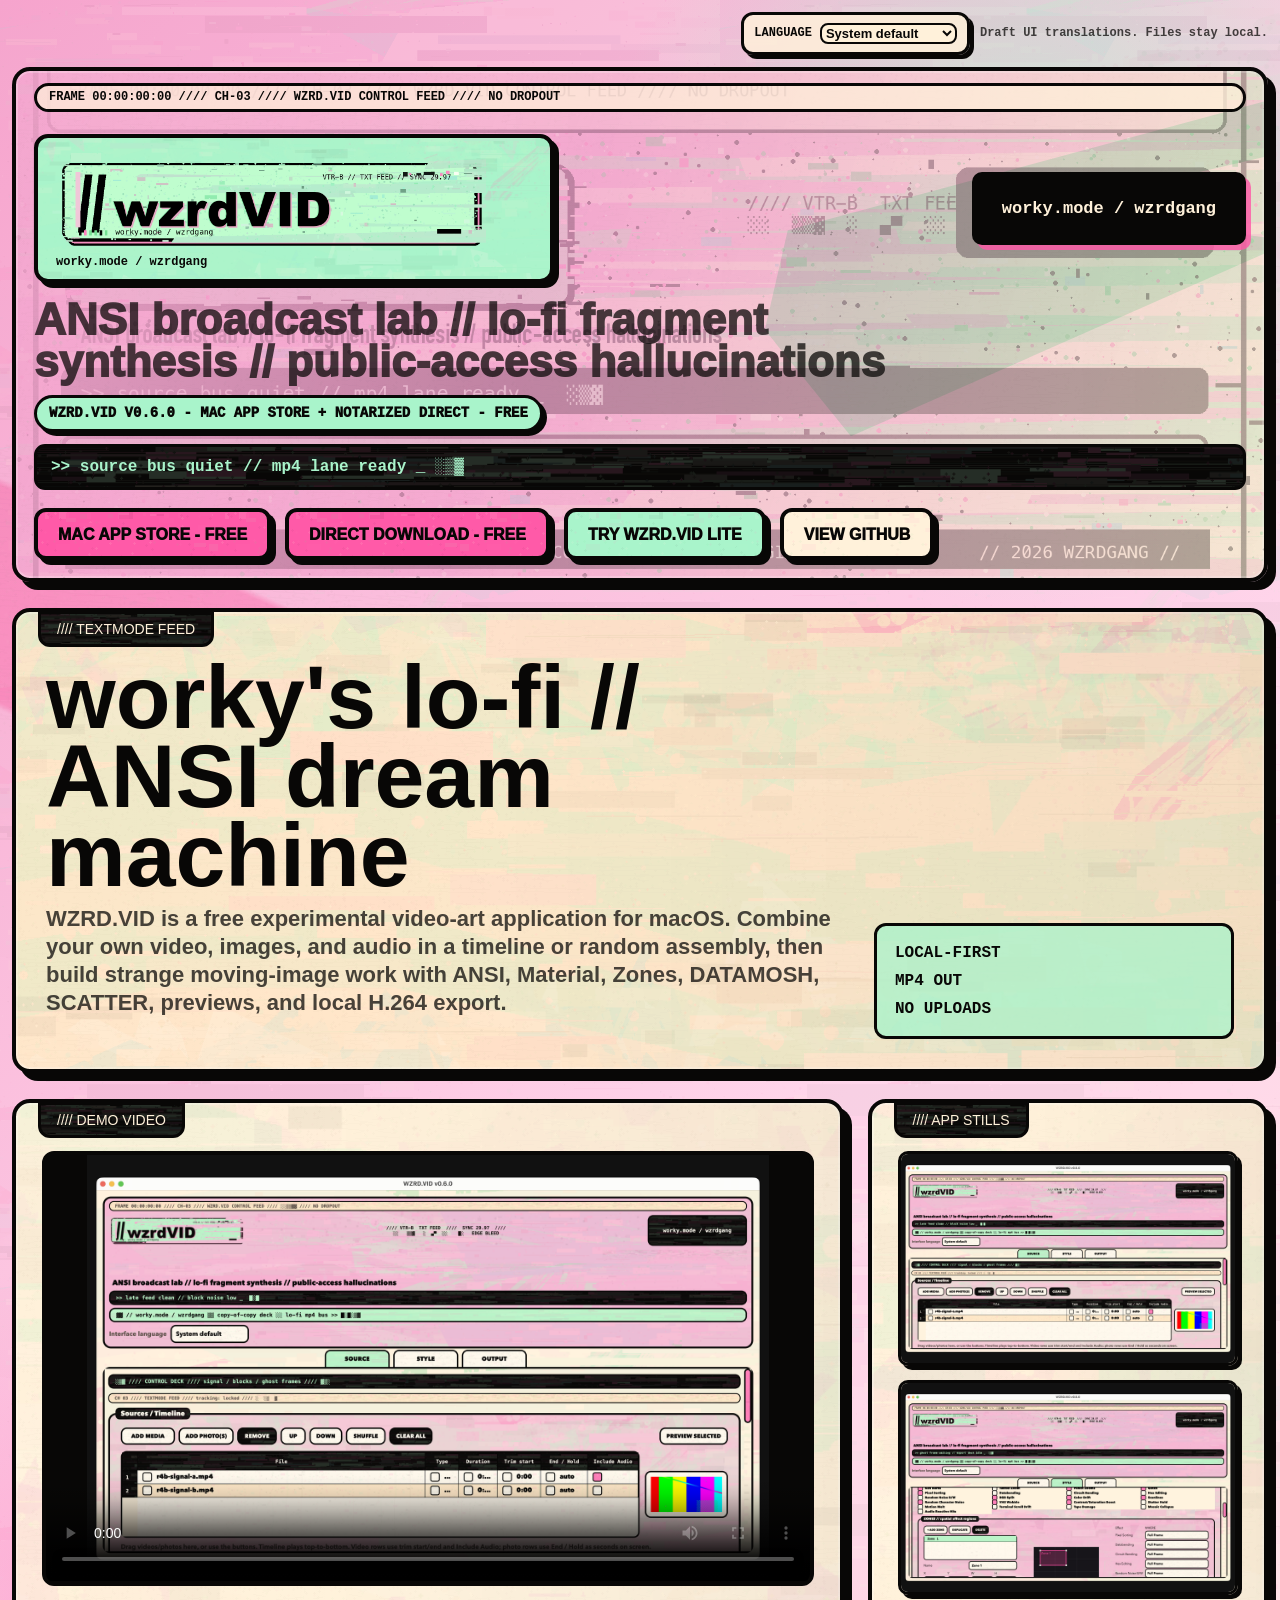
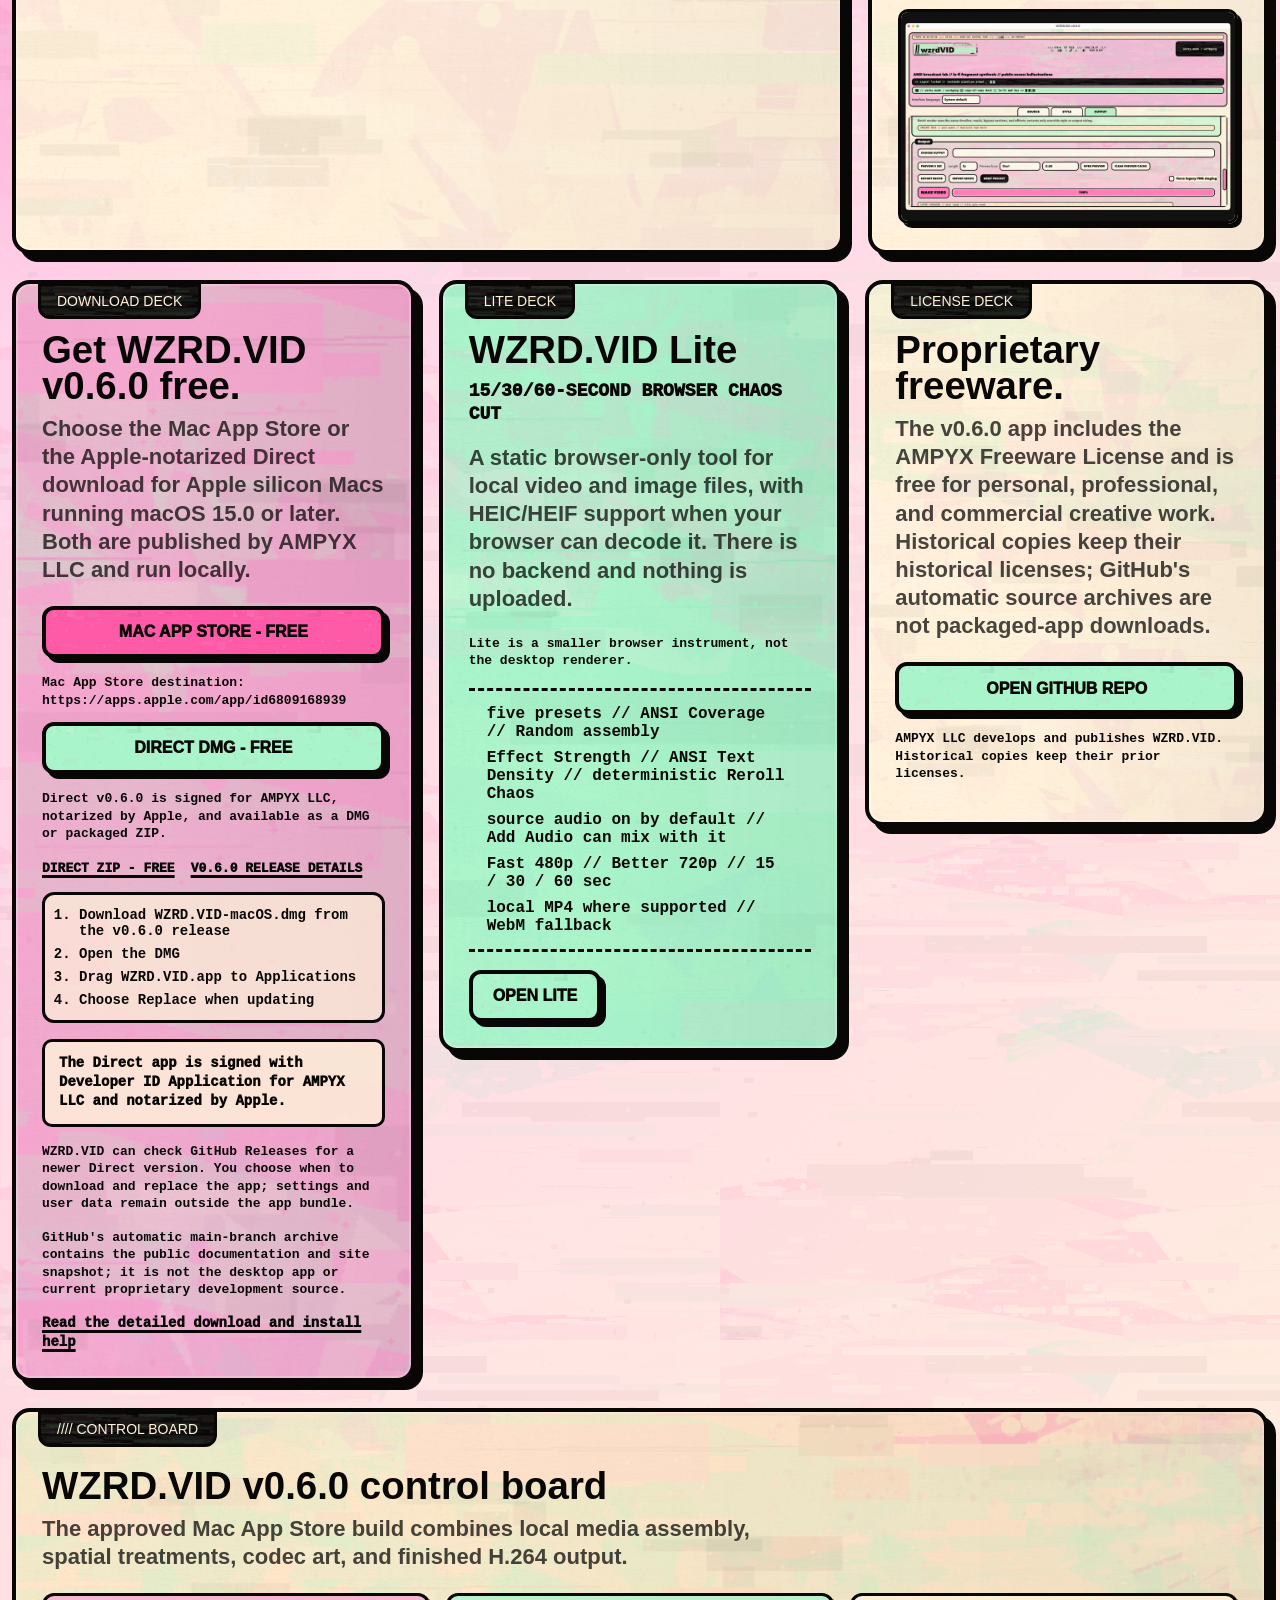
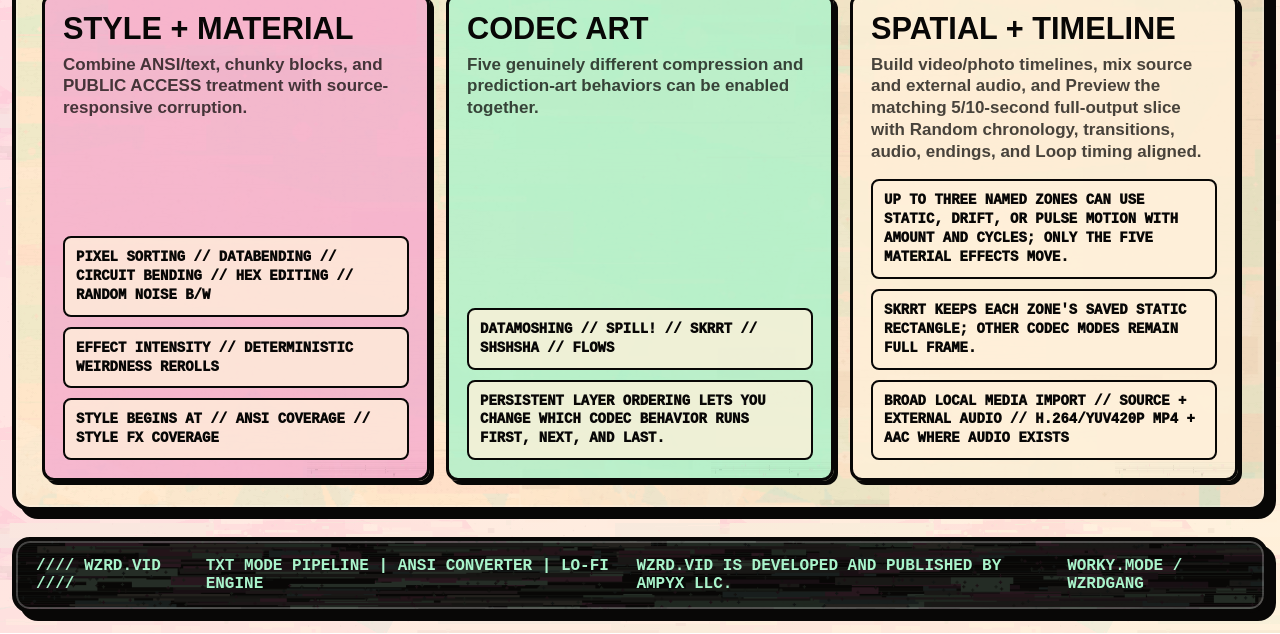
<file: docs/index.html>
<!doctype html>
<html lang="en" data-i18n-title="site.meta.title" data-i18n-description="site.meta.description">
<head>
  <meta charset="utf-8">
  <meta name="viewport" content="width=device-width, initial-scale=1">
  <title>//wzrdVID — local-first video corruption lab</title>
  <meta name="description" content="WZRD.VID is a free experimental video-art application for macOS: combine local video, images, and audio with ANSI, Material, Zones, DATAMOSH, SCATTER, previews, and H.264 export.">
  <link rel="canonical" href="https://wzrdvid.com/">
  <meta name="robots" content="index,follow">
  <meta property="og:site_name" content="//wzrdVID">
  <meta property="og:title" content="//wzrdVID — local-first video corruption lab">
  <meta property="og:description" content="WZRD.VID is a free experimental video-art application for macOS: combine local video, images, and audio with ANSI, Material, Zones, DATAMOSH, SCATTER, previews, and H.264 export.">
  <meta property="og:url" content="https://wzrdvid.com/">
  <meta property="og:image" content="https://wzrdvid.com/assets/logo/wzrdvid-github-banner.png">
  <meta property="og:type" content="website">
  <meta name="twitter:card" content="summary_large_image">
  <meta name="twitter:title" content="//wzrdVID — local-first video corruption lab">
  <meta name="twitter:description" content="WZRD.VID is a free experimental video-art application for macOS: combine local video, images, and audio with ANSI, Material, Zones, DATAMOSH, SCATTER, previews, and H.264 export.">
  <meta name="twitter:image" content="https://wzrdvid.com/assets/logo/wzrdvid-github-banner.png">
  <link rel="icon" type="image/png" sizes="32x32" href="assets/branding/wzrdvid_favicon_32.png">
  <link rel="stylesheet" href="styles.css">
  <script type="application/ld+json">
  {
    "@context": "https://schema.org",
    "@type": "SoftwareApplication",
    "name": "WZRD.VID",
    "applicationCategory": "MultimediaApplication",
    "operatingSystem": "macOS",
    "url": "https://wzrdvid.com/",
    "softwareVersion": "0.6.0",
    "downloadUrl": "https://github.com/wzrdgang/wzrdVID/releases/download/v0.6.0/WZRD.VID-macOS.dmg",
    "description": "Free experimental video-art application for macOS with local timelines, ANSI and text rendering, Material effects, Zones, DATAMOSH, SCATTER, previews, and H.264 export.",
    "creator": {
      "@type": "Organization",
      "name": "AMPYX LLC"
    },
    "offers": [
      {
        "@type": "Offer",
        "price": "0",
        "priceCurrency": "USD",
        "availability": "https://schema.org/InStock",
        "url": "https://apps.apple.com/app/id6809168939",
        "description": "WZRD.VID v0.6.0 is available free from the Mac App Store."
      },
      {
        "@type": "Offer",
        "price": "0",
        "priceCurrency": "USD",
        "availability": "https://schema.org/InStock",
        "url": "https://github.com/wzrdgang/wzrdVID/releases/tag/v0.6.0",
        "description": "WZRD.VID v0.6.0 is available free as an Apple-notarized Direct download."
      }
    ]
  }
  </script>
</head>
<body>
  <div class="page-shell">
    <div class="language-bar" aria-label="Language" data-i18n-aria-label="language.label">
      <label class="language-control">
        <span data-i18n="language.label">Language</span>
        <select data-i18n-language-select aria-label="Language" data-i18n-aria-label="language.label"></select>
      </label>
      <span class="language-note" data-i18n="language.note">Draft UI translations. Files stay local.</span>
    </div>
    <header class="broadcast-header panel-frame" aria-labelledby="site-title">
      <div class="ticker-line" data-i18n="site.ticker">FRAME 00:00:00:00 //// CH-03 //// WZRD.VID CONTROL FEED //// NO DROPOUT</div>
      <div class="hero-grid">
        <div class="logo-card">
          <img src="assets/branding/wzrdvid_primary.png" alt="//wzrdVID" class="primary-logo">
          <span class="microcopy">worky.mode / wzrdgang</span>
        </div>
        <div class="signal-bug">worky.mode / wzrdgang</div>
      </div>
      <p class="eyebrow" data-i18n="site.eyebrow">ANSI broadcast lab // lo-fi fragment synthesis // public-access hallucinations</p>
      <p class="release-status" data-i18n="site.store_status_v060">WZRD.VID v0.6.0 — Mac App Store + notarized Direct — Free</p>
      <div class="black-strip"><span data-i18n="site.black_strip">&gt;&gt; source bus quiet // mp4 lane ready _</span> <span>░▒▓</span></div>
      <nav class="button-row" aria-label="Primary actions" data-i18n-aria-label="site.primary_actions">
        <a class="btn btn-primary" href="https://apps.apple.com/app/id6809168939" data-i18n="site.store_cta_v060">Download on the Mac App Store</a>
        <a class="btn btn-primary" href="#download" data-i18n="site.direct_cta_v060">Direct Download — Free</a>
        <a class="btn btn-secondary" href="lite/" data-i18n="site.try_lite">Try WZRD.VID Lite</a>
        <a class="btn btn-ghost" href="https://github.com/wzrdgang/wzrdVID" data-i18n="site.github">View GitHub</a>
      </nav>
    </header>

    <main>
      <section class="intro-deck panel-frame">
        <div class="deck-label" data-i18n="site.textmode_label">//// TEXTMODE FEED</div>
        <div class="intro-copy">
          <h1 id="site-title" data-i18n="site.intro_title">worky’s lo-fi // ANSI dream machine</h1>
          <p data-i18n="site.intro_body_v060">WZRD.VID is a free experimental video-art application for macOS. Combine your own video, images, and audio in a timeline or random assembly, then build strange moving-image work with ANSI, Material, Zones, DATAMOSH, SCATTER, previews, and local H.264 export.</p>
        </div>
        <div class="deck-readout">
          <span data-i18n="site.readout.local">LOCAL-FIRST</span>
          <span data-i18n="site.readout.mp4">MP4 OUT</span>
          <span data-i18n="site.readout.no_uploads">NO UPLOADS</span>
        </div>
      </section>

      <section class="media-grid" aria-label="Demo and screenshots" data-i18n-aria-label="site.media_grid">
        <div class="media-card panel-frame demo-card">
          <div class="deck-label" data-i18n="site.demo_label">//// DEMO VIDEO</div>
          <video src="assets/demos/demo.mp4" controls playsinline preload="metadata" poster="assets/screenshots/demo1.png"></video>
        </div>
        <div class="media-card panel-frame shots-card">
          <div class="deck-label" data-i18n="site.shots_label">//// APP STILLS</div>
          <div class="shot-grid">
            <a href="assets/screenshots/demo1.png"><img src="assets/screenshots/demo1.png" alt="WZRD.VID v0.6.0 Source screen with two local video clips assembled on the timeline" data-i18n-alt="site.alt.timeline_v060"></a>
            <a href="assets/screenshots/demo2.png"><img src="assets/screenshots/demo2.png" alt="WZRD.VID v0.6.0 Style screen showing Material effect routing and a moving Zone" data-i18n-alt="site.alt.style_v060"></a>
            <a href="assets/screenshots/demo3.png"><img src="assets/screenshots/demo3.png" alt="WZRD.VID v0.6.0 Output screen showing a completed local preview render" data-i18n-alt="site.alt.output_v060"></a>
          </div>
        </div>
      </section>

      <section class="deck-row" aria-label="Download and project info" data-i18n-aria-label="site.download_project_info">
        <article class="deck-card panel-frame" id="download">
          <div class="deck-label" data-i18n="site.download_label">DOWNLOAD DECK</div>
          <h2 data-i18n="site.download_title_v060">Get WZRD.VID v0.6.0 free.</h2>
          <p data-i18n="site.download_body_v060">Choose the Mac App Store or the Apple-notarized Direct download for Apple silicon Macs running macOS 15.0 or later. Both are published by AMPYX LLC and run locally.</p>
          <a class="btn btn-primary full" href="https://apps.apple.com/app/id6809168939" data-i18n="site.store_cta_v060">Mac App Store — Free</a>
          <p class="small-note">Mac App Store destination: <code>https://apps.apple.com/app/id6809168939</code></p>
          <a class="btn btn-secondary full" href="https://github.com/wzrdgang/wzrdVID/releases/download/v0.6.0/WZRD.VID-macOS.dmg" data-i18n="site.direct_dmg_cta_v060">Direct DMG — Free</a>
          <p class="small-note" data-i18n="site.direct_status_v060">Direct v0.6.0 is signed for AMPYX LLC, notarized by Apple, and available as a DMG or packaged ZIP.</p>
          <div class="inline-links" aria-label="Direct release downloads" data-i18n-aria-label="site.download_alternatives">
            <a href="https://github.com/wzrdgang/wzrdVID/releases/download/v0.6.0/WZRD.VID-macOS.zip" data-i18n="site.direct_zip_cta_v060">Direct ZIP — Free</a>
            <a href="https://github.com/wzrdgang/wzrdVID/releases/tag/v0.6.0" data-i18n="site.release_details_v060">v0.6.0 release details</a>
          </div>
          <ol class="install-steps">
            <li data-i18n="site.install.1_v060">Download WZRD.VID-macOS.dmg from the v0.6.0 release</li>
            <li data-i18n="site.install.2">Open the DMG</li>
            <li data-i18n="site.install.3">Drag WZRD.VID.app to Applications</li>
            <li data-i18n="site.install.4">Choose Replace when updating</li>
          </ol>
          <p class="install-warning" data-i18n="site.signing_note_v060">The Direct app is signed with Developer ID Application for AMPYX LLC and notarized by Apple.</p>
          <p class="small-note" data-i18n="site.update_note_v060">WZRD.VID can check GitHub Releases for a newer Direct version. You choose when to download and replace the app; settings and user data remain outside the app bundle.</p>
          <p class="small-note" data-i18n="site.source_zip_warning">GitHub's automatic main-branch archive contains the public documentation and site snapshot; it is not the desktop app or current proprietary development source.</p>
          <a class="text-link" href="https://github.com/wzrdgang/wzrdVID/blob/main/docs/RELEASE_DOWNLOAD_HELP.md" data-i18n="site.download_help">Read the detailed download and install help</a>
        </article>

        <article class="deck-card panel-frame" id="lite">
          <div class="deck-label" data-i18n="site.lite_label">LITE DECK</div>
          <h2 data-i18n="site.lite_title">WZRD.VID Lite</h2>
          <p class="big-tag" data-i18n="site.lite_tag">15/30/60-second browser chaos cut</p>
          <p data-i18n="site.lite_body_v040">A static browser-only tool for local video and image files, with HEIC/HEIF support when your browser can decode it. There is no backend and nothing is uploaded.</p>
          <p class="small-note" data-i18n="site.lite_note_v040">Lite is a smaller browser instrument, not the desktop renderer.</p>
          <ul class="terminal-list">
            <li data-i18n="site.lite_bullet_presets">five presets // ANSI Coverage // Random assembly</li>
            <li data-i18n="site.lite_bullet_controls">Effect Strength // ANSI Text Density // deterministic Reroll Chaos</li>
            <li data-i18n="site.lite_bullet_audio">source audio on by default // Add Audio can mix with it</li>
            <li data-i18n="site.lite_bullet_quality">Fast 480p // Better 720p // 15 / 30 / 60 sec</li>
            <li data-i18n="site.lite_bullet_export">local MP4 where supported // WebM fallback</li>
          </ul>
          <a class="btn btn-secondary" href="lite/" data-i18n="site.open_lite">Open Lite</a>
        </article>

        <article class="deck-card panel-frame" id="source">
          <div class="deck-label" data-i18n="site.license_label">LICENSE DECK</div>
          <h2 data-i18n="site.source_title">Proprietary freeware.</h2>
          <p data-i18n="site.source_body_v060">The v0.6.0 app includes the AMPYX Freeware License and is free for personal, professional, and commercial creative work. Historical copies keep their historical licenses; GitHub's automatic source archives are not packaged-app downloads.</p>
          <a class="btn btn-secondary full" href="https://github.com/wzrdgang/wzrdVID" data-i18n="site.open_repo">Open GitHub Repo</a>
          <p class="small-note" data-i18n="site.source_note_v060">AMPYX LLC develops and publishes WZRD.VID. Historical copies keep their prior licenses.</p>
        </article>
      </section>

      <section class="feature-board panel-frame" aria-label="WZRD.VID v0.6.0 feature groups" data-i18n-aria-label="site.features_aria_v060">
        <div class="deck-label" data-i18n="site.features_label">//// CONTROL BOARD</div>
        <div class="feature-board-intro">
          <h2 data-i18n="site.features_title_v060">WZRD.VID v0.6.0 control board</h2>
          <p data-i18n="site.features_intro_v060">The approved Mac App Store build combines local media assembly, spatial treatments, codec art, and finished H.264 output.</p>
        </div>
        <div class="feature-groups">
          <article class="feature-group feature-group-style">
            <h3 data-i18n="site.group.style_title">STYLE + MATERIAL</h3>
            <p data-i18n="site.group.style_body">Combine ANSI/text, chunky blocks, and PUBLIC ACCESS treatment with source-responsive corruption.</p>
            <ul class="feature-list">
              <li data-i18n="site.group.style_materials">Pixel Sorting // Databending // Circuit Bending // Hex Editing // Random Noise B/W</li>
              <li data-i18n="site.group.style_controls">Effect Intensity // deterministic Weirdness rerolls</li>
              <li data-i18n="site.group.style_timeline">Style begins at // ANSI Coverage // Style FX Coverage</li>
            </ul>
          </article>
          <article class="feature-group feature-group-codec">
            <h3 data-i18n="site.group.codec_title">CODEC ART</h3>
            <p data-i18n="site.group.codec_body">Five genuinely different compression and prediction-art behaviors can be enabled together.</p>
            <ul class="feature-list">
              <li data-i18n="site.group.codec_modes">DATAMOSHING // spILL! // SKRRT // ShShSHa // FLOWs</li>
              <li data-i18n="site.group.codec_layer">Persistent Layer ordering lets you change which codec behavior runs first, next, and last.</li>
            </ul>
          </article>
          <article class="feature-group feature-group-spatial">
            <h3 data-i18n="site.group.spatial_title">SPATIAL + TIMELINE</h3>
            <p data-i18n="site.group.spatial_body_v050">Build video/photo timelines, mix source and external audio, and Preview the matching 5/10-second full-output slice with Random chronology, transitions, audio, endings, and Loop timing aligned.</p>
            <ul class="feature-list">
              <li data-i18n="site.group.spatial_zones_v050">Up to three named Zones can use Static, Drift, or Pulse motion with Amount and Cycles; only the five Material effects move.</li>
              <li data-i18n="site.group.spatial_skrrt_v050">SKRRT keeps each Zone's saved static rectangle; other codec modes remain Full Frame.</li>
              <li data-i18n="site.group.spatial_media">Broad local media import // source + external audio // H.264/yuv420p MP4 + AAC where audio exists</li>
            </ul>
          </article>
        </div>
      </section>
    </main>

    <footer class="site-footer panel-frame">
      <span>//// WZRD.VID ////</span>
      <span data-i18n="site.footer_tech">TXT MODE PIPELINE | ANSI CONVERTER | LO-FI ENGINE</span>
      <span>WZRD.VID is developed and published by AMPYX LLC.</span>
      <span>worky.mode / wzrdgang</span>
    </footer>
  </div>
  <script src="i18n.js" defer></script>
</body>
</html>
</file>
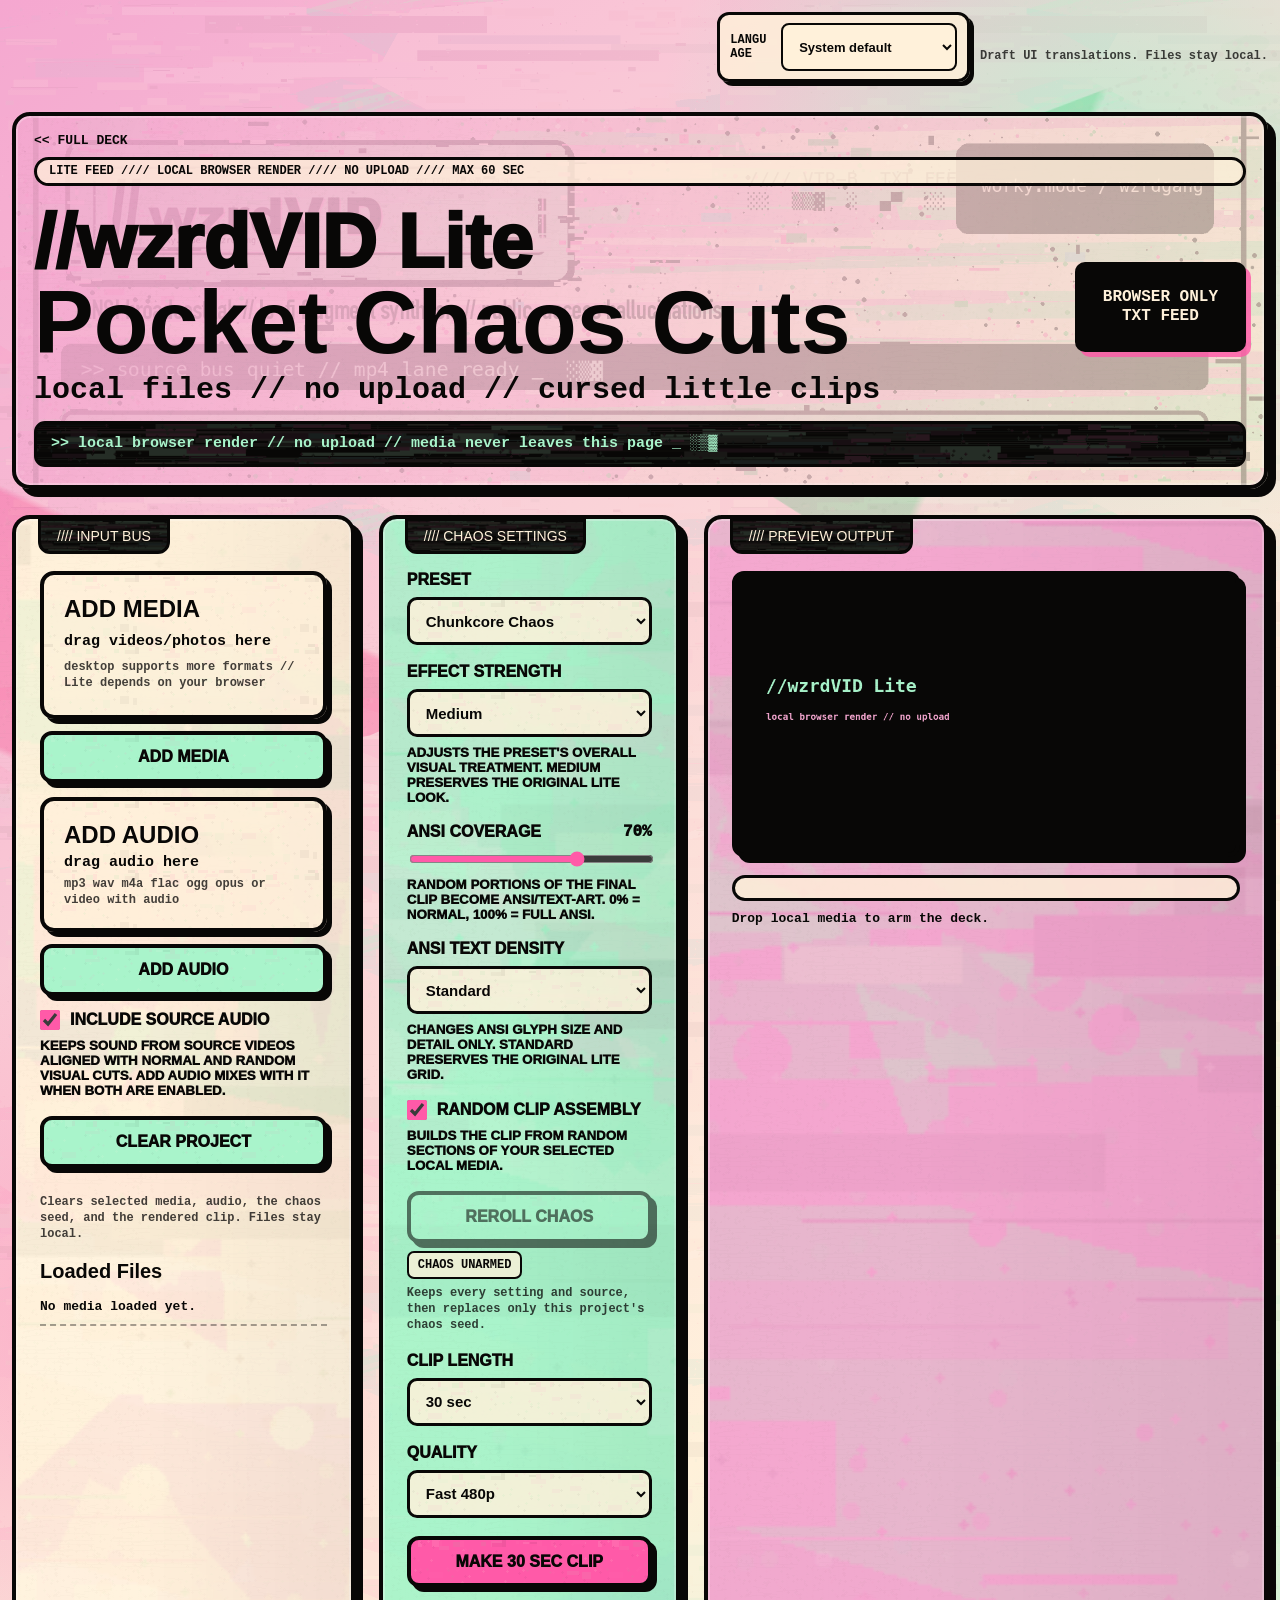
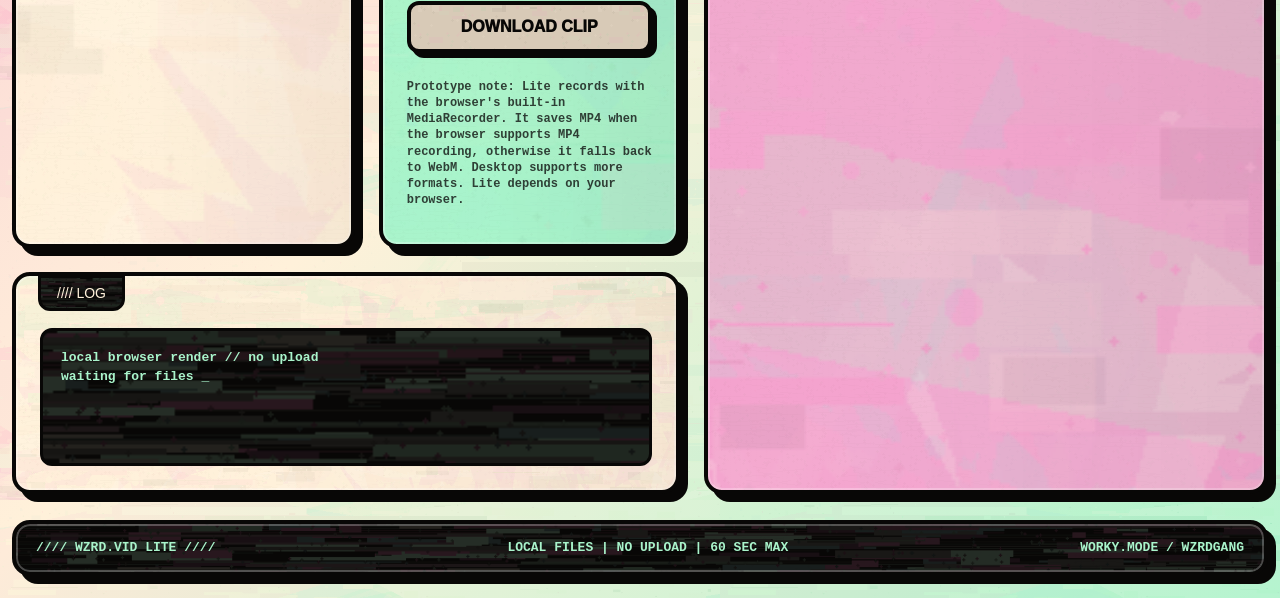
<file: docs/lite/index.html>
<!doctype html>
<html lang="en" data-i18n-title="lite.meta.title" data-i18n-description="lite.meta.description">
<head>
  <meta charset="utf-8">
  <meta name="viewport" content="width=device-width, initial-scale=1">
  <title>//wzrdVID Lite — Pocket Chaos Cuts</title>
  <meta name="description" content="WZRD.VID Lite is a browser-only 15/30/60-second chaos-cut prototype. Local files stay local; no upload.">
  <link rel="canonical" href="https://wzrdvid.com/lite/">
  <meta name="robots" content="index,follow">
  <meta property="og:site_name" content="//wzrdVID Lite">
  <meta property="og:title" content="//wzrdVID Lite — Pocket Chaos Cuts">
  <meta property="og:description" content="WZRD.VID Lite is a browser-only 15/30/60-second chaos-cut prototype. Local files stay local; no upload.">
  <meta property="og:url" content="https://wzrdvid.com/lite/">
  <meta property="og:image" content="https://wzrdvid.com/assets/logo/wzrdvid-github-banner.png">
  <meta property="og:type" content="website">
  <meta name="twitter:card" content="summary_large_image">
  <meta name="twitter:title" content="//wzrdVID Lite — Pocket Chaos Cuts">
  <meta name="twitter:description" content="WZRD.VID Lite is a browser-only 15/30/60-second chaos-cut prototype. Local files stay local; no upload.">
  <meta name="twitter:image" content="https://wzrdvid.com/assets/logo/wzrdvid-github-banner.png">
  <link rel="icon" type="image/png" sizes="32x32" href="../assets/branding/wzrdvid_favicon_32.png">
  <link rel="stylesheet" href="styles.css">
  <script type="application/ld+json">
  {
    "@context": "https://schema.org",
    "@type": "WebApplication",
    "name": "WZRD.VID Lite",
    "applicationCategory": "MultimediaApplication",
    "operatingSystem": "Any modern browser",
    "url": "https://wzrdvid.com/lite/",
    "description": "Browser-only local media rendering for short chaos cuts. Files stay local and are not uploaded.",
    "creator": {
      "@type": "Organization",
      "name": "AMPYX LLC"
    },
    "isAccessibleForFree": true
  }
  </script>
</head>
<body>
  <div class="page-shell">
    <div class="language-bar" aria-label="Language" data-i18n-aria-label="language.label">
      <label class="language-control">
        <span data-i18n="language.label">Language</span>
        <select data-i18n-language-select aria-label="Language" data-i18n-aria-label="language.label"></select>
      </label>
      <span class="language-note" data-i18n="language.note">Draft UI translations. Files stay local.</span>
    </div>
    <header class="lite-header panel-frame">
      <a class="back-link" href="../" data-i18n="lite.back">&lt;&lt; full deck</a>
      <div class="ticker-line" data-i18n="lite.ticker">LITE FEED //// LOCAL BROWSER RENDER //// NO UPLOAD //// MAX 60 SEC</div>
      <div class="hero-grid">
        <div>
          <p class="kicker" data-i18n="lite.kicker">//wzrdVID Lite</p>
          <h1 data-i18n="lite.title">Pocket Chaos Cuts</h1>
          <p class="subtitle" data-i18n="lite.subtitle">local files // no upload // cursed little clips</p>
        </div>
        <div class="signal-bug" data-i18n="lite.signal_bug">BROWSER ONLY
TXT FEED</div>
      </div>
      <div class="black-strip"><span data-i18n="lite.black_strip">&gt;&gt; local browser render // no upload // media never leaves this page _</span> <span>░▒▓</span></div>
    </header>

    <main class="lite-grid">
      <section class="control-deck panel-frame">
        <div class="deck-label" data-i18n="lite.input_label">//// INPUT BUS</div>
        <div id="mediaDrop" class="drop-zone" tabindex="0">
          <strong data-i18n="lite.add_media">Add Media</strong>
          <span data-i18n="lite.add_media_hint">drag videos/photos here</span>
          <small data-i18n="lite.add_media_small">desktop supports more formats // Lite depends on your browser</small>
          <input id="mediaInput" type="file" multiple accept="video/*,image/*,.mp4,.mov,.m4v,.mts,.m2ts,.mkv,.avi,.webm,.png,.jpg,.jpeg,.webp,.avif,.gif,.bmp,.tif,.tiff,.heic,.heif">
        </div>
        <button id="mediaButton" class="btn btn-secondary" type="button" data-i18n="lite.add_media">ADD MEDIA</button>

        <div id="audioDrop" class="drop-zone audio-zone" tabindex="0">
          <strong data-i18n="lite.add_audio">Add Audio</strong>
          <span data-i18n="lite.add_audio_hint">drag audio here</span>
          <small data-i18n="lite.add_audio_small">mp3 wav m4a flac ogg opus or video with audio</small>
          <input id="audioInput" type="file" accept="audio/*,video/*,.mp3,.wav,.m4a,.aac,.flac,.ogg,.opus,.aif,.aiff,.mp4,.mov,.m4v,.mts,.m2ts,.avi,.mkv,.webm">
        </div>
        <button id="audioButton" class="btn btn-secondary" type="button" data-i18n="lite.add_audio">ADD AUDIO</button>
        <label class="checkbox-field source-audio-field">
          <span>
            <input id="includeSourceAudio" type="checkbox" checked>
            <span data-i18n="lite.include_source_audio">Include Source Audio</span>
          </span>
          <small data-i18n="lite.include_source_audio_help">Keeps sound from source videos aligned with normal and random visual cuts. Add Audio mixes with it when both are enabled.</small>
        </label>
        <button id="resetButton" class="btn btn-secondary" type="button" data-i18n="lite.clear_project">CLEAR PROJECT</button>
        <p class="small-note" data-i18n="lite.clear_project_help">Clears selected media, audio, and the rendered clip. Files stay local.</p>

        <div class="file-list-wrap">
          <h2 data-i18n="lite.loaded_files">Loaded Files</h2>
          <ul id="fileList" class="file-list"><li data-i18n="lite.no_media">No media loaded yet.</li></ul>
        </div>
      </section>

      <section class="control-deck panel-frame settings-deck">
        <div class="deck-label" data-i18n="lite.settings_label">//// CHAOS SETTINGS</div>
        <label>
          <span data-i18n="lite.preset">Preset</span>
          <select id="presetSelect">
            <option value="Chunkcore Chaos" data-i18n="lite.preset.chunkcore">Chunkcore Chaos</option>
            <option value="Classic ANSI Lite" data-i18n="lite.preset.classic">Classic ANSI Lite</option>
            <option value="VHS Damage Lite" data-i18n="lite.preset.vhs">VHS Damage Lite</option>
            <option value="Dial-Up Glitch" data-i18n="lite.preset.dialup">Dial-Up Glitch</option>
            <option value="PUBLIC ACCESS" data-i18n="lite.preset.public">PUBLIC ACCESS</option>
          </select>
        </label>

        <label>
          <span data-i18n="lite.effect_strength">Effect Strength</span>
          <select id="effectStrength">
            <option value="low" data-i18n="lite.strength.low">Low</option>
            <option value="medium" selected data-i18n="lite.strength.medium">Medium</option>
            <option value="high" data-i18n="lite.strength.high">High</option>
          </select>
          <small data-i18n="lite.effect_strength_help">Adjusts the preset's overall visual treatment. Medium preserves the original Lite look.</small>
        </label>

        <label>
          <span><span data-i18n="lite.ansi_coverage">ANSI Coverage</span> <output id="ansiValue">70%</output></span>
          <input id="ansiAmount" type="range" min="0" max="100" value="70">
          <small data-i18n="lite.ansi_help">Random portions of the final clip become ANSI/text-art. 0% = normal, 100% = full ANSI.</small>
        </label>

        <label>
          <span data-i18n="lite.ansi_density">ANSI Text Density</span>
          <select id="ansiDensity">
            <option value="coarse" data-i18n="lite.density.coarse">Coarse</option>
            <option value="standard" selected data-i18n="lite.density.standard">Standard</option>
            <option value="fine" data-i18n="lite.density.fine">Fine</option>
          </select>
          <small data-i18n="lite.ansi_density_help">Changes ANSI glyph size and detail only. Standard preserves the original Lite grid.</small>
        </label>

        <label class="checkbox-field">
          <span>
            <input id="randomClipAssembly" type="checkbox" checked>
            <span data-i18n="lite.random_clip_assembly">Random clip assembly</span>
          </span>
          <small data-i18n="lite.random_clip_help">Builds the clip from random sections of your selected local media.</small>
        </label>

        <button id="rerollChaos" class="btn btn-secondary chaos-reroll" type="button" disabled data-i18n="lite.reroll_chaos">REROLL CHAOS</button>
        <p id="chaosSeedStatus" class="chaos-seed" aria-live="polite" data-i18n="lite.chaos_unarmed">CHAOS UNARMED</p>
        <p class="small-note chaos-help" data-i18n="lite.reroll_help">Keeps every setting and source, then replaces only this project's chaos seed.</p>

        <label>
          <span data-i18n="lite.clip_length">Clip Length</span>
          <select id="durationSelect">
            <option value="15" data-i18n="lite.sec">15 sec</option>
            <option value="30" selected data-i18n="lite.sec">30 sec</option>
            <option value="60" data-i18n="lite.sec">60 sec</option>
          </select>
        </label>

        <label>
          <span data-i18n="lite.quality">Quality</span>
          <select id="qualitySelect">
            <option value="fast" data-i18n="lite.fast">Fast 480p</option>
            <option value="better" data-i18n="lite.better">Better 720p</option>
          </select>
        </label>

        <button id="renderButton" class="btn btn-primary" type="button">MAKE 30 SEC CLIP</button>
        <a id="downloadButton" class="btn btn-disabled" aria-disabled="true" data-i18n="lite.download_clip">DOWNLOAD CLIP</a>
        <p class="small-note" data-i18n="lite.prototype_note">Prototype note: Lite records with the browser's built-in MediaRecorder. It saves MP4 when the browser supports MP4 recording, otherwise it falls back to WebM. Desktop supports more formats. Lite depends on your browser.</p>
      </section>

      <section class="preview-deck panel-frame">
        <div class="deck-label" data-i18n="lite.preview_label">//// PREVIEW OUTPUT</div>
        <canvas id="previewCanvas" width="854" height="480"></canvas>
        <div class="progress-wrap">
          <div id="progressBar" class="progress-bar"><span></span></div>
          <p id="statusLine" data-i18n="lite.status_idle">Drop local media to arm the deck.</p>
        </div>
      </section>

      <section class="log-deck panel-frame">
        <div class="deck-label" data-i18n="lite.log_label">//// LOG</div>
        <pre id="logOutput" data-i18n="lite.log_initial">local browser render // no upload
waiting for files _</pre>
      </section>
    </main>

    <footer class="site-footer panel-frame">
      <span>//// WZRD.VID LITE ////</span>
      <span data-i18n="lite.footer_mid">LOCAL FILES | NO UPLOAD | 60 SEC MAX</span>
      <span>worky.mode / wzrdgang</span>
    </footer>
  </div>
  <script src="../i18n.js" defer></script>
  <script src="chaos.js" defer></script>
  <script src="app.js" defer></script>
</body>
</html>
</file>
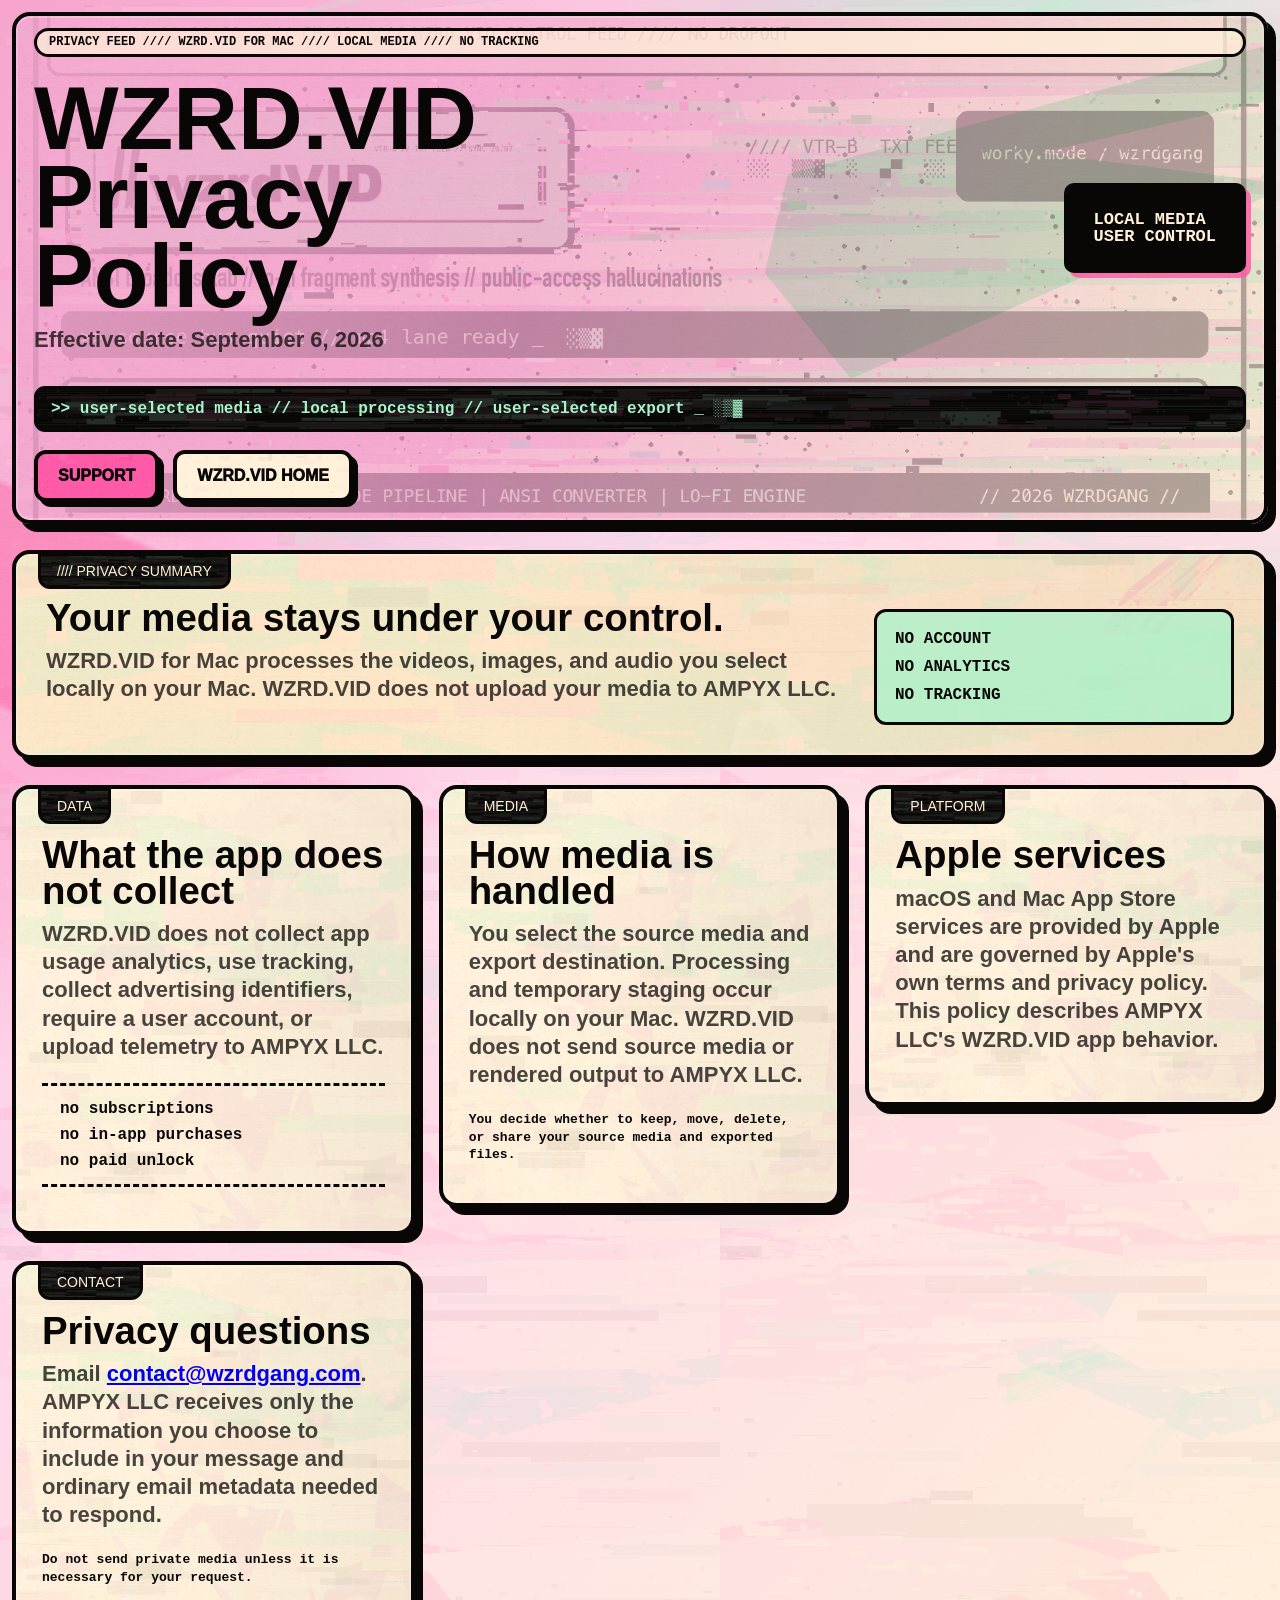
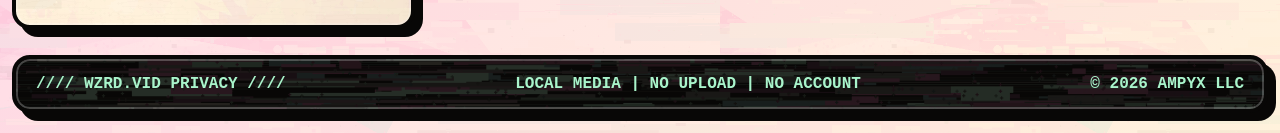
<file: docs/privacy/index.html>
<!doctype html>
<html lang="en">
<head>
  <meta charset="utf-8">
  <meta name="viewport" content="width=device-width, initial-scale=1">
  <title>WZRD.VID Privacy Policy</title>
  <meta name="description" content="WZRD.VID for Mac processes user-selected media locally, with no account, analytics, tracking, advertising identifiers, or media uploads to AMPYX LLC.">
  <meta property="og:title" content="WZRD.VID Privacy Policy">
  <meta property="og:description" content="Desktop WZRD.VID processes media locally on your Mac and does not collect app analytics, track users, or upload user media to AMPYX LLC.">
  <meta property="og:image" content="../assets/logo/wzrdvid-github-banner.png">
  <meta property="og:type" content="website">
  <link rel="icon" type="image/png" sizes="32x32" href="../assets/branding/wzrdvid_favicon_32.png">
  <link rel="stylesheet" href="../styles.css">
</head>
<body>
  <div class="page-shell">
    <header class="broadcast-header panel-frame" aria-labelledby="privacy-title">
      <div class="ticker-line">PRIVACY FEED //// WZRD.VID FOR MAC //// LOCAL MEDIA //// NO TRACKING</div>
      <div class="hero-grid"><div><h1 id="privacy-title">WZRD.VID Privacy Policy</h1><p>Effective date: September 6, 2026</p></div><div class="signal-bug">LOCAL MEDIA<br>USER CONTROL</div></div>
      <div class="black-strip"><span>&gt;&gt; user-selected media // local processing // user-selected export _</span> <span>░▒▓</span></div>
      <nav class="button-row" aria-label="Privacy navigation"><a class="btn btn-primary" href="../support/">Support</a><a class="btn btn-ghost" href="../">WZRD.VID Home</a></nav>
    </header>
    <main>
      <section class="intro-deck panel-frame"><div class="deck-label">//// PRIVACY SUMMARY</div><div class="intro-copy"><h2>Your media stays under your control.</h2><p>WZRD.VID for Mac processes the videos, images, and audio you select locally on your Mac. WZRD.VID does not upload your media to AMPYX LLC.</p></div><div class="deck-readout"><span>NO ACCOUNT</span><span>NO ANALYTICS</span><span>NO TRACKING</span></div></section>
      <section class="deck-row" aria-label="Privacy commitments">
        <article class="deck-card panel-frame"><div class="deck-label">DATA</div><h2>What the app does not collect</h2><p>WZRD.VID does not collect app usage analytics, use tracking, collect advertising identifiers, require a user account, or upload telemetry to AMPYX LLC.</p><ul class="terminal-list"><li>no subscriptions</li><li>no in-app purchases</li><li>no paid unlock</li></ul></article>
        <article class="deck-card panel-frame"><div class="deck-label">MEDIA</div><h2>How media is handled</h2><p>You select the source media and export destination. Processing and temporary staging occur locally on your Mac. WZRD.VID does not send source media or rendered output to AMPYX LLC.</p><p class="small-note">You decide whether to keep, move, delete, or share your source media and exported files.</p></article>
        <article class="deck-card panel-frame"><div class="deck-label">PLATFORM</div><h2>Apple services</h2><p>macOS and Mac App Store services are provided by Apple and are governed by Apple's own terms and privacy policy. This policy describes AMPYX LLC's WZRD.VID app behavior.</p></article>
      </section>
      <section class="deck-row" aria-label="Privacy contact">
        <article class="deck-card panel-frame"><div class="deck-label">CONTACT</div><h2>Privacy questions</h2><p>Email <a href="mailto:contact@wzrdgang.com?subject=WZRD.VID%20privacy">contact@wzrdgang.com</a>. AMPYX LLC receives only the information you choose to include in your message and ordinary email metadata needed to respond.</p><p class="small-note">Do not send private media unless it is necessary for your request.</p></article>
      </section>
    </main>
    <footer class="site-footer panel-frame"><span>//// WZRD.VID PRIVACY ////</span><span>LOCAL MEDIA | NO UPLOAD | NO ACCOUNT</span><span>© 2026 AMPYX LLC</span></footer>
  </div>
</body>
</html>
</file>
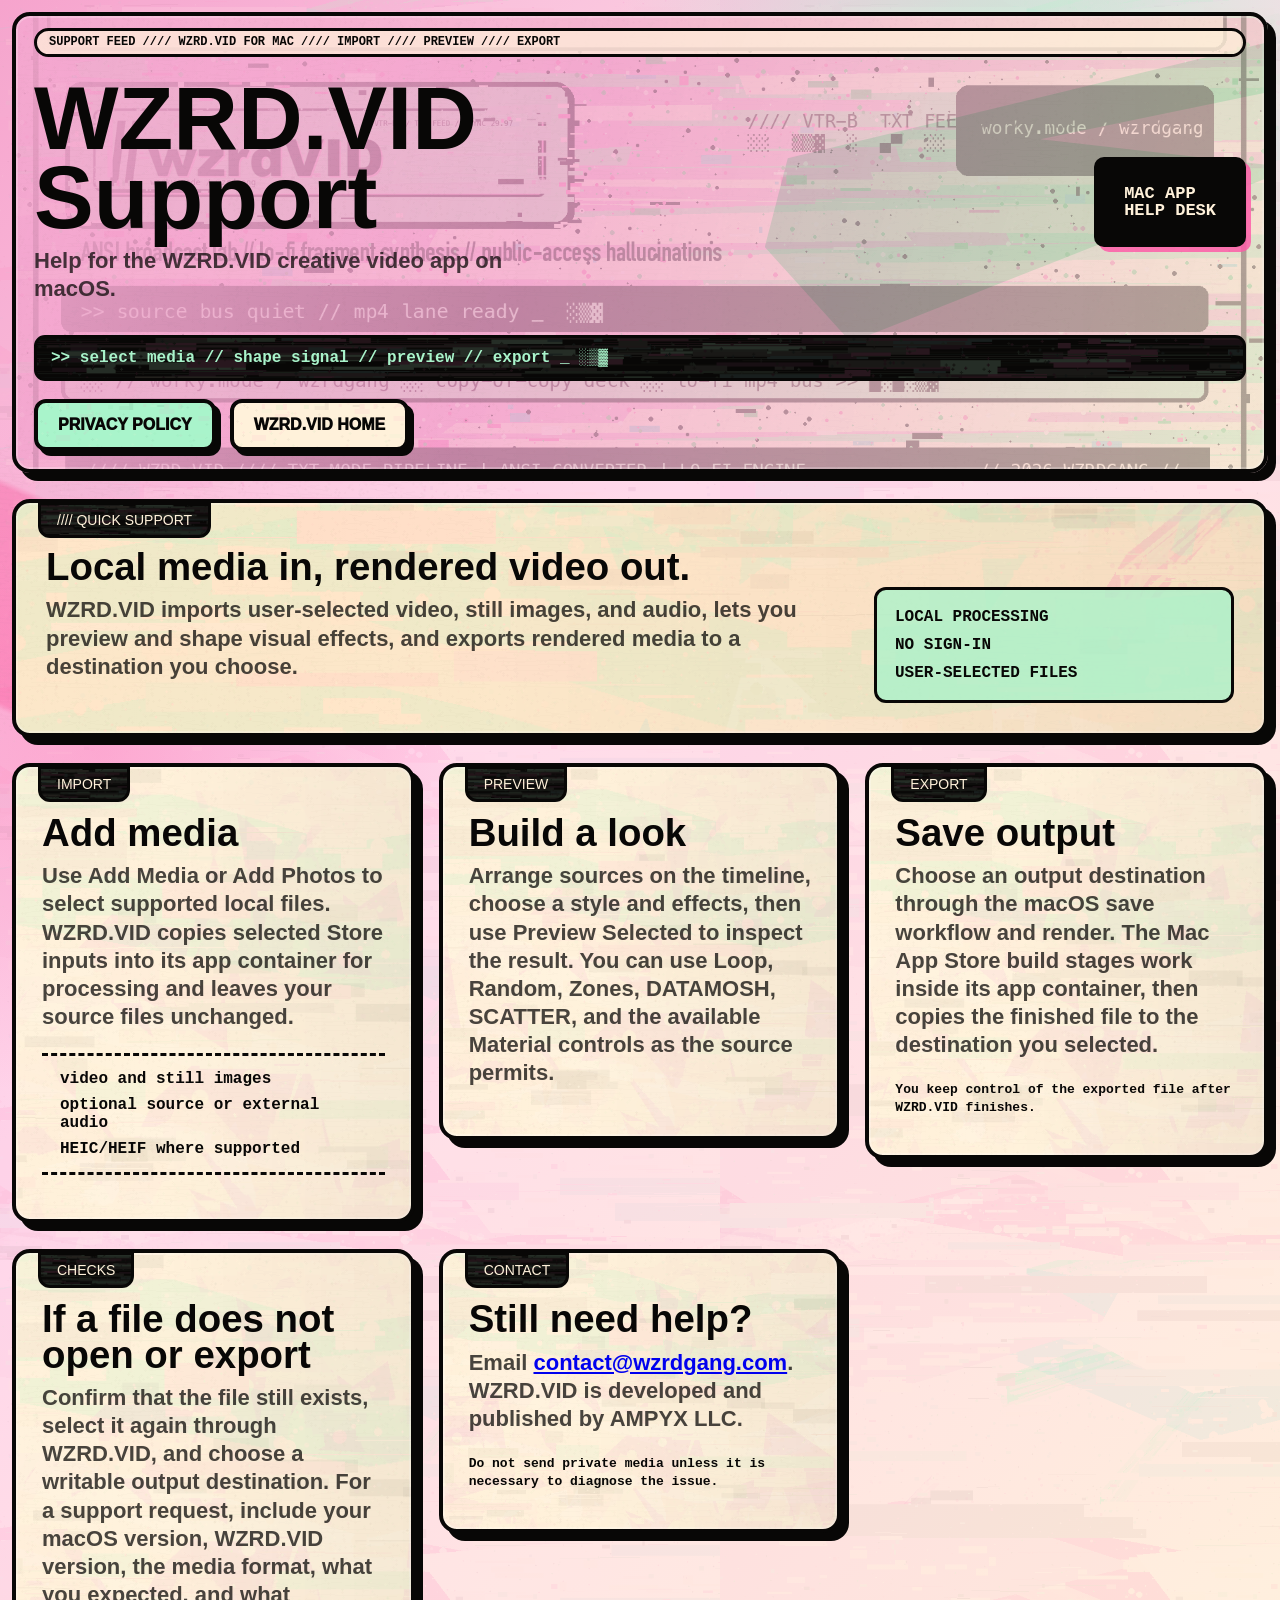
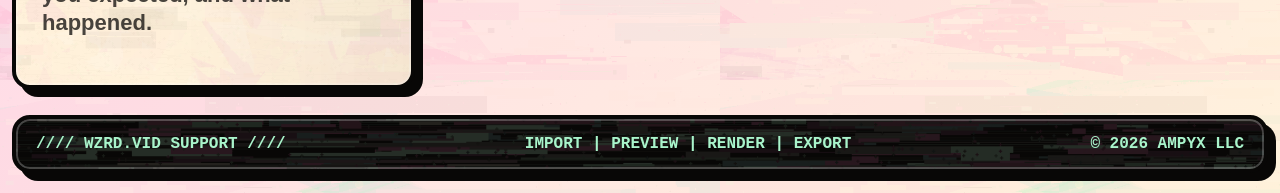
<file: docs/support/index.html>
<!doctype html>
<html lang="en">
<head>
  <meta charset="utf-8">
  <meta name="viewport" content="width=device-width, initial-scale=1">
  <title>WZRD.VID Support</title>
  <meta name="description" content="Support for WZRD.VID on macOS: importing media, previewing effects, rendering, exporting, and contacting AMPYX LLC.">
  <meta property="og:title" content="WZRD.VID Support">
  <meta property="og:description" content="Desktop support for WZRD.VID import, preview, rendering, and export workflows on macOS.">
  <meta property="og:image" content="../assets/logo/wzrdvid-github-banner.png">
  <meta property="og:type" content="website">
  <link rel="icon" type="image/png" sizes="32x32" href="../assets/branding/wzrdvid_favicon_32.png">
  <link rel="stylesheet" href="../styles.css">
</head>
<body>
  <div class="page-shell">
    <header class="broadcast-header panel-frame" aria-labelledby="support-title">
      <div class="ticker-line">SUPPORT FEED //// WZRD.VID FOR MAC //// IMPORT //// PREVIEW //// EXPORT</div>
      <div class="hero-grid"><div><h1 id="support-title">WZRD.VID Support</h1><p>Help for the WZRD.VID creative video app on macOS.</p></div><div class="signal-bug">MAC APP<br>HELP DESK</div></div>
      <div class="black-strip"><span>&gt;&gt; select media // shape signal // preview // export _</span> <span>░▒▓</span></div>
      <nav class="button-row" aria-label="Support navigation"><a class="btn btn-secondary" href="../privacy/">Privacy Policy</a><a class="btn btn-ghost" href="../">WZRD.VID Home</a></nav>
    </header>
    <main>
      <section class="intro-deck panel-frame"><div class="deck-label">//// QUICK SUPPORT</div><div class="intro-copy"><h2>Local media in, rendered video out.</h2><p>WZRD.VID imports user-selected video, still images, and audio, lets you preview and shape visual effects, and exports rendered media to a destination you choose.</p></div><div class="deck-readout"><span>LOCAL PROCESSING</span><span>NO SIGN-IN</span><span>USER-SELECTED FILES</span></div></section>
      <section class="deck-row" aria-label="WZRD.VID support guidance">
        <article class="deck-card panel-frame"><div class="deck-label">IMPORT</div><h2>Add media</h2><p>Use Add Media or Add Photos to select supported local files. WZRD.VID copies selected Store inputs into its app container for processing and leaves your source files unchanged.</p><ul class="terminal-list"><li>video and still images</li><li>optional source or external audio</li><li>HEIC/HEIF where supported</li></ul></article>
        <article class="deck-card panel-frame"><div class="deck-label">PREVIEW</div><h2>Build a look</h2><p>Arrange sources on the timeline, choose a style and effects, then use Preview Selected to inspect the result. You can use Loop, Random, Zones, DATAMOSH, SCATTER, and the available Material controls as the source permits.</p></article>
        <article class="deck-card panel-frame"><div class="deck-label">EXPORT</div><h2>Save output</h2><p>Choose an output destination through the macOS save workflow and render. The Mac App Store build stages work inside its app container, then copies the finished file to the destination you selected.</p><p class="small-note">You keep control of the exported file after WZRD.VID finishes.</p></article>
      </section>
      <section class="deck-row" aria-label="Troubleshooting and contact">
        <article class="deck-card panel-frame"><div class="deck-label">CHECKS</div><h2>If a file does not open or export</h2><p>Confirm that the file still exists, select it again through WZRD.VID, and choose a writable output destination. For a support request, include your macOS version, WZRD.VID version, the media format, what you expected, and what happened.</p></article>
        <article class="deck-card panel-frame"><div class="deck-label">CONTACT</div><h2>Still need help?</h2><p>Email <a href="mailto:contact@wzrdgang.com?subject=WZRD.VID%20support">contact@wzrdgang.com</a>. WZRD.VID is developed and published by AMPYX LLC.</p><p class="small-note">Do not send private media unless it is necessary to diagnose the issue.</p></article>
      </section>
    </main>
    <footer class="site-footer panel-frame"><span>//// WZRD.VID SUPPORT ////</span><span>IMPORT | PREVIEW | RENDER | EXPORT</span><span>© 2026 AMPYX LLC</span></footer>
  </div>
</body>
</html>
</file>
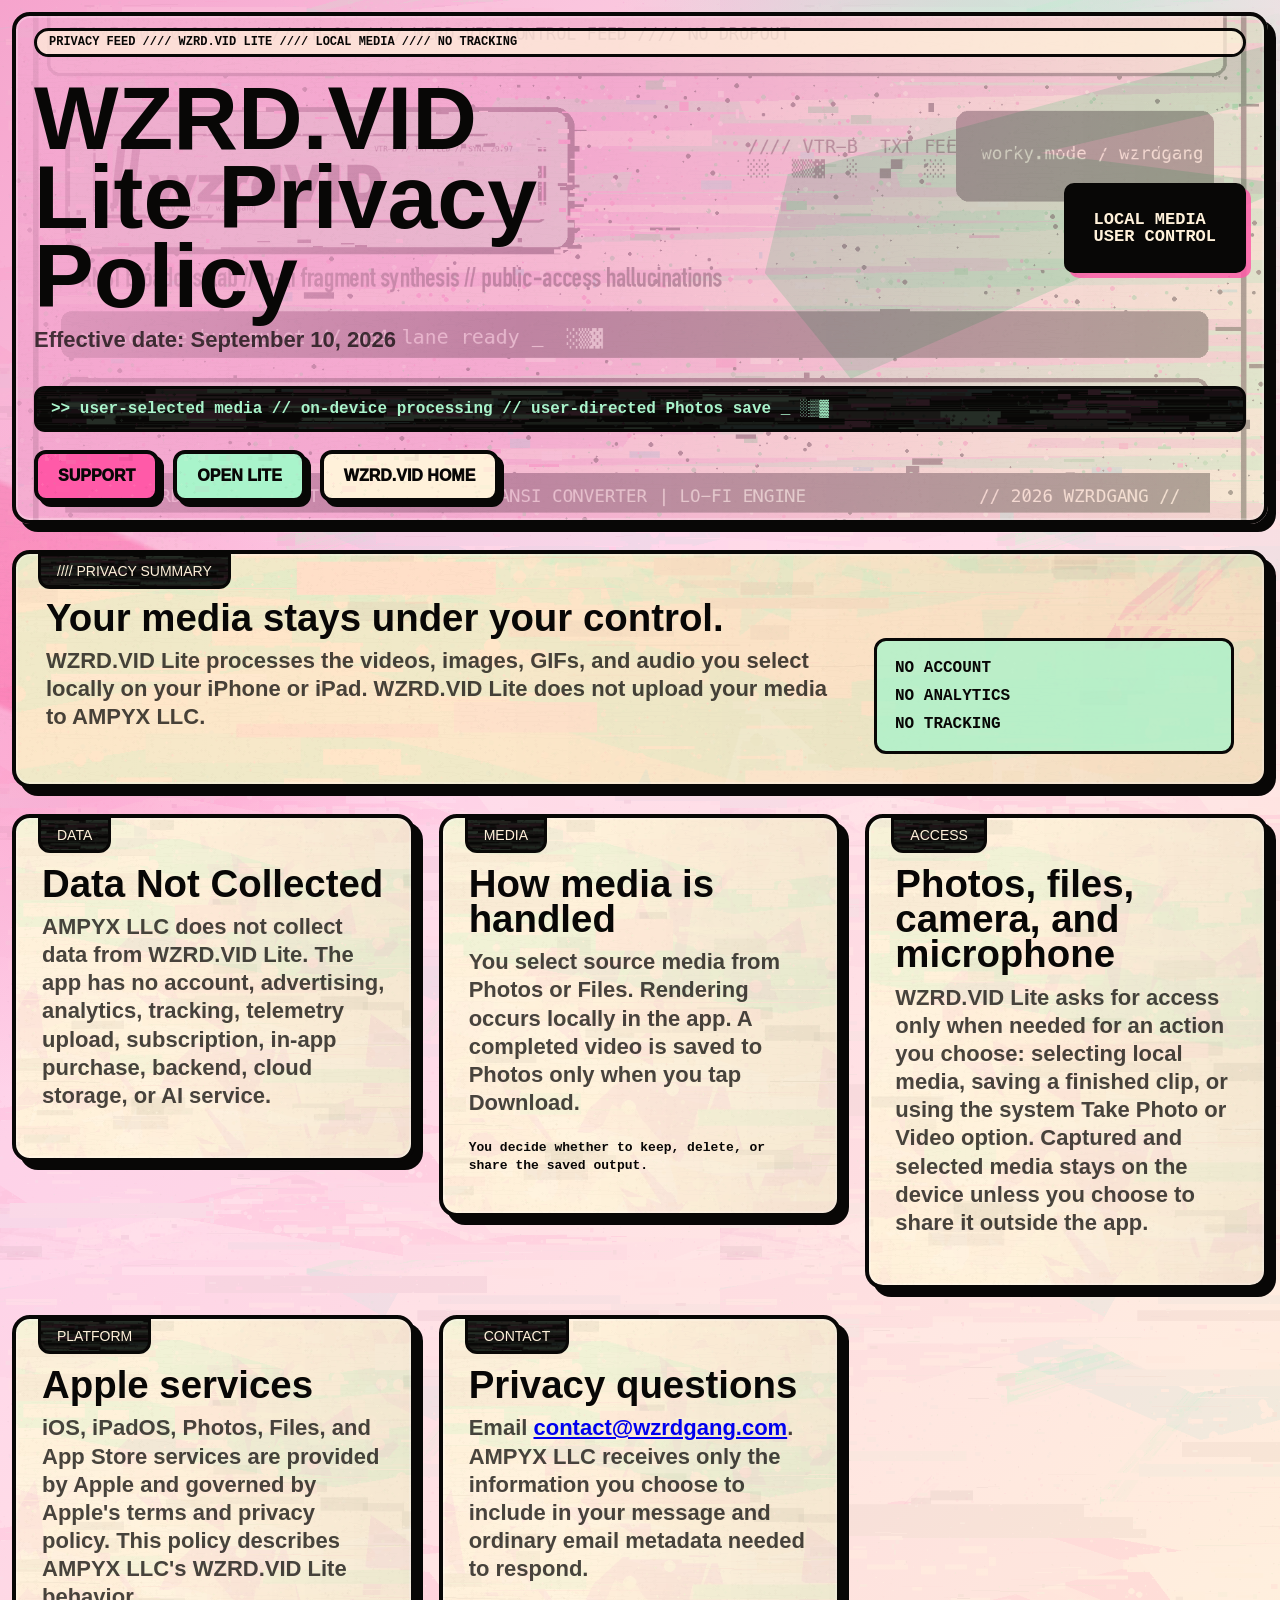
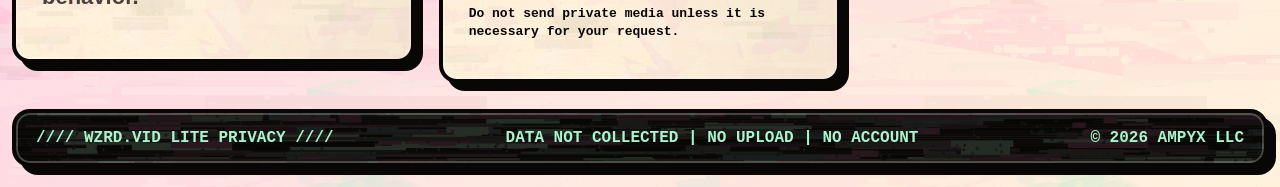
<file: docs/lite/privacy/index.html>
<!doctype html>
<html lang="en">
<head>
  <meta charset="utf-8">
  <meta name="viewport" content="width=device-width, initial-scale=1">
  <title>WZRD.VID Lite Privacy Policy</title>
  <meta name="description" content="WZRD.VID Lite processes user-selected media locally on iPhone and iPad, with no account, uploads, analytics, tracking, or advertising.">
  <link rel="canonical" href="https://wzrdvid.com/lite/privacy/">
  <meta property="og:title" content="WZRD.VID Lite Privacy Policy">
  <meta property="og:description" content="WZRD.VID Lite processes user-selected media locally and does not collect analytics, track users, or upload user media to AMPYX LLC.">
  <meta property="og:image" content="https://wzrdvid.com/assets/logo/wzrdvid-github-banner.png">
  <meta property="og:type" content="website">
  <link rel="icon" type="image/png" sizes="32x32" href="../../assets/branding/wzrdvid_favicon_32.png">
  <link rel="stylesheet" href="../../styles.css">
</head>
<body>
  <div class="page-shell">
    <header class="broadcast-header panel-frame" aria-labelledby="privacy-title">
      <div class="ticker-line">PRIVACY FEED //// WZRD.VID LITE //// LOCAL MEDIA //// NO TRACKING</div>
      <div class="hero-grid"><div><h1 id="privacy-title">WZRD.VID Lite Privacy Policy</h1><p>Effective date: September 10, 2026</p></div><div class="signal-bug">LOCAL MEDIA<br>USER CONTROL</div></div>
      <div class="black-strip"><span>&gt;&gt; user-selected media // on-device processing // user-directed Photos save _</span> <span>░▒▓</span></div>
      <nav class="button-row" aria-label="Privacy navigation"><a class="btn btn-primary" href="../support/">Support</a><a class="btn btn-secondary" href="../">Open Lite</a><a class="btn btn-ghost" href="../../">WZRD.VID Home</a></nav>
    </header>
    <main>
      <section class="intro-deck panel-frame"><div class="deck-label">//// PRIVACY SUMMARY</div><div class="intro-copy"><h2>Your media stays under your control.</h2><p>WZRD.VID Lite processes the videos, images, GIFs, and audio you select locally on your iPhone or iPad. WZRD.VID Lite does not upload your media to AMPYX LLC.</p></div><div class="deck-readout"><span>NO ACCOUNT</span><span>NO ANALYTICS</span><span>NO TRACKING</span></div></section>
      <section class="deck-row" aria-label="Privacy commitments">
        <article class="deck-card panel-frame"><div class="deck-label">DATA</div><h2>Data Not Collected</h2><p>AMPYX LLC does not collect data from WZRD.VID Lite. The app has no account, advertising, analytics, tracking, telemetry upload, subscription, in-app purchase, backend, cloud storage, or AI service.</p></article>
        <article class="deck-card panel-frame"><div class="deck-label">MEDIA</div><h2>How media is handled</h2><p>You select source media from Photos or Files. Rendering occurs locally in the app. A completed video is saved to Photos only when you tap Download.</p><p class="small-note">You decide whether to keep, delete, or share the saved output.</p></article>
        <article class="deck-card panel-frame"><div class="deck-label">ACCESS</div><h2>Photos, files, camera, and microphone</h2><p>WZRD.VID Lite asks for access only when needed for an action you choose: selecting local media, saving a finished clip, or using the system Take Photo or Video option. Captured and selected media stays on the device unless you choose to share it outside the app.</p></article>
      </section>
      <section class="deck-row" aria-label="Platform services and privacy contact">
        <article class="deck-card panel-frame"><div class="deck-label">PLATFORM</div><h2>Apple services</h2><p>iOS, iPadOS, Photos, Files, and App Store services are provided by Apple and governed by Apple's terms and privacy policy. This policy describes AMPYX LLC's WZRD.VID Lite behavior.</p></article>
        <article class="deck-card panel-frame"><div class="deck-label">CONTACT</div><h2>Privacy questions</h2><p>Email <a href="mailto:contact@wzrdgang.com?subject=WZRD.VID%20Lite%20privacy">contact@wzrdgang.com</a>. AMPYX LLC receives only the information you choose to include in your message and ordinary email metadata needed to respond.</p><p class="small-note">Do not send private media unless it is necessary for your request.</p></article>
      </section>
    </main>
    <footer class="site-footer panel-frame"><span>//// WZRD.VID LITE PRIVACY ////</span><span>DATA NOT COLLECTED | NO UPLOAD | NO ACCOUNT</span><span>© 2026 AMPYX LLC</span></footer>
  </div>
</body>
</html>
</file>
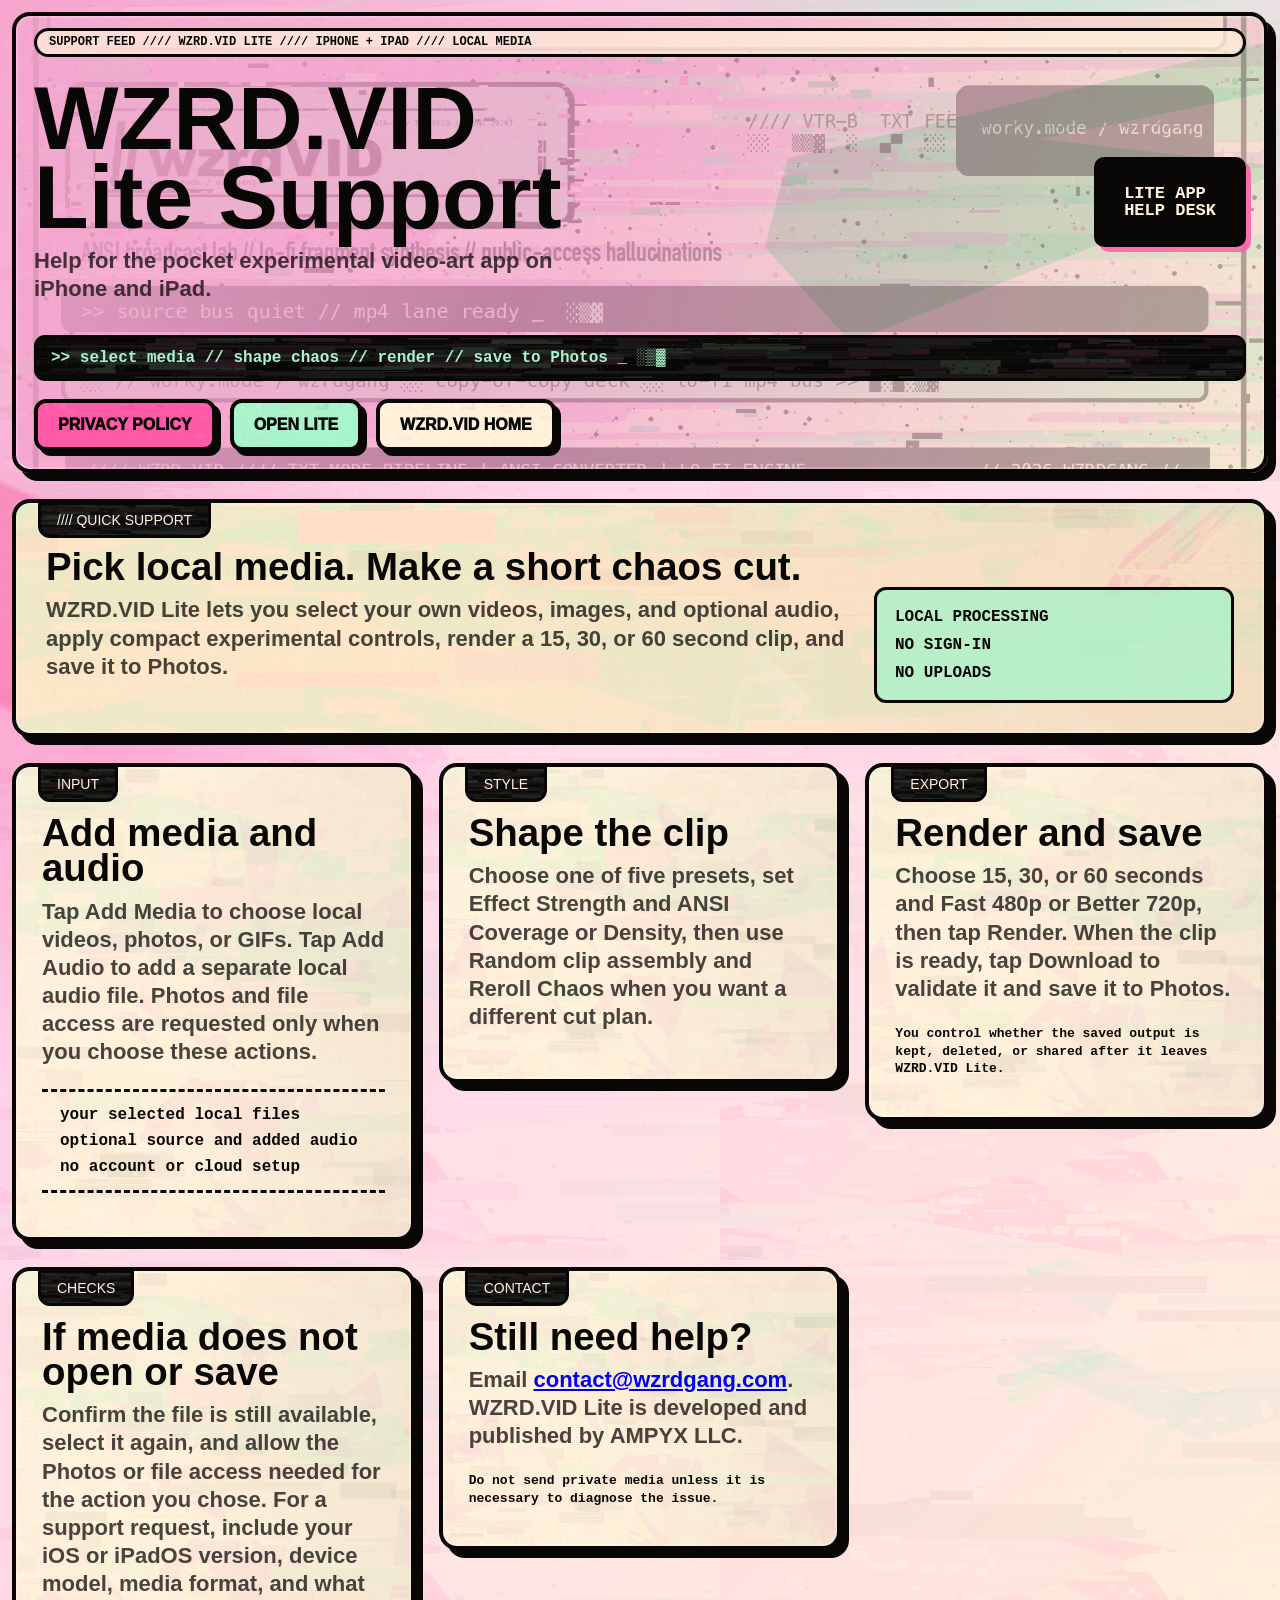
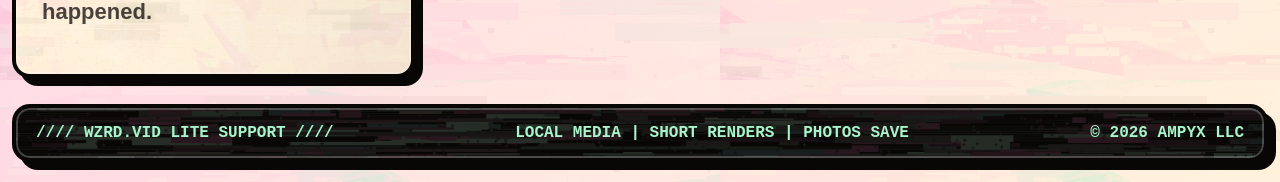
<file: docs/lite/support/index.html>
<!doctype html>
<html lang="en">
<head>
  <meta charset="utf-8">
  <meta name="viewport" content="width=device-width, initial-scale=1">
  <title>WZRD.VID Lite Support</title>
  <meta name="description" content="Support for WZRD.VID Lite on iPhone and iPad: selecting local media, shaping short experimental clips, rendering, and saving to Photos.">
  <link rel="canonical" href="https://wzrdvid.com/lite/support/">
  <meta property="og:title" content="WZRD.VID Lite Support">
  <meta property="og:description" content="Help for WZRD.VID Lite local media selection, experimental video controls, rendering, and Photos export on iPhone and iPad.">
  <meta property="og:image" content="https://wzrdvid.com/assets/logo/wzrdvid-github-banner.png">
  <meta property="og:type" content="website">
  <link rel="icon" type="image/png" sizes="32x32" href="../../assets/branding/wzrdvid_favicon_32.png">
  <link rel="stylesheet" href="../../styles.css">
</head>
<body>
  <div class="page-shell">
    <header class="broadcast-header panel-frame" aria-labelledby="support-title">
      <div class="ticker-line">SUPPORT FEED //// WZRD.VID LITE //// IPHONE + IPAD //// LOCAL MEDIA</div>
      <div class="hero-grid"><div><h1 id="support-title">WZRD.VID Lite Support</h1><p>Help for the pocket experimental video-art app on iPhone and iPad.</p></div><div class="signal-bug">LITE APP<br>HELP DESK</div></div>
      <div class="black-strip"><span>&gt;&gt; select media // shape chaos // render // save to Photos _</span> <span>░▒▓</span></div>
      <nav class="button-row" aria-label="Support navigation"><a class="btn btn-primary" href="../privacy/">Privacy Policy</a><a class="btn btn-secondary" href="../">Open Lite</a><a class="btn btn-ghost" href="../../">WZRD.VID Home</a></nav>
    </header>
    <main>
      <section class="intro-deck panel-frame"><div class="deck-label">//// QUICK SUPPORT</div><div class="intro-copy"><h2>Pick local media. Make a short chaos cut.</h2><p>WZRD.VID Lite lets you select your own videos, images, and optional audio, apply compact experimental controls, render a 15, 30, or 60 second clip, and save it to Photos.</p></div><div class="deck-readout"><span>LOCAL PROCESSING</span><span>NO SIGN-IN</span><span>NO UPLOADS</span></div></section>
      <section class="deck-row" aria-label="WZRD.VID Lite support guidance">
        <article class="deck-card panel-frame"><div class="deck-label">INPUT</div><h2>Add media and audio</h2><p>Tap Add Media to choose local videos, photos, or GIFs. Tap Add Audio to add a separate local audio file. Photos and file access are requested only when you choose these actions.</p><ul class="terminal-list"><li>your selected local files</li><li>optional source and added audio</li><li>no account or cloud setup</li></ul></article>
        <article class="deck-card panel-frame"><div class="deck-label">STYLE</div><h2>Shape the clip</h2><p>Choose one of five presets, set Effect Strength and ANSI Coverage or Density, then use Random clip assembly and Reroll Chaos when you want a different cut plan.</p></article>
        <article class="deck-card panel-frame"><div class="deck-label">EXPORT</div><h2>Render and save</h2><p>Choose 15, 30, or 60 seconds and Fast 480p or Better 720p, then tap Render. When the clip is ready, tap Download to validate it and save it to Photos.</p><p class="small-note">You control whether the saved output is kept, deleted, or shared after it leaves WZRD.VID Lite.</p></article>
      </section>
      <section class="deck-row" aria-label="Troubleshooting and contact">
        <article class="deck-card panel-frame"><div class="deck-label">CHECKS</div><h2>If media does not open or save</h2><p>Confirm the file is still available, select it again, and allow the Photos or file access needed for the action you chose. For a support request, include your iOS or iPadOS version, device model, media format, and what happened.</p></article>
        <article class="deck-card panel-frame"><div class="deck-label">CONTACT</div><h2>Still need help?</h2><p>Email <a href="mailto:contact@wzrdgang.com?subject=WZRD.VID%20Lite%20support">contact@wzrdgang.com</a>. WZRD.VID Lite is developed and published by AMPYX LLC.</p><p class="small-note">Do not send private media unless it is necessary to diagnose the issue.</p></article>
      </section>
    </main>
    <footer class="site-footer panel-frame"><span>//// WZRD.VID LITE SUPPORT ////</span><span>LOCAL MEDIA | SHORT RENDERS | PHOTOS SAVE</span><span>© 2026 AMPYX LLC</span></footer>
  </div>
</body>
</html>
</file>
<file: docs/styles.css>
:root {
  --pink: #f4a6cf;
  --pink-hot: #ff5aa8;
  --mint: #a9f4cb;
  --mint-deep: #47bd88;
  --cream: #fff1da;
  --paper: #ffe6c9;
  --ink: #080706;
  --soft-ink: rgba(8, 7, 6, 0.74);
  --shadow: rgba(8, 7, 6, 0.28);
  --border: 4px solid var(--ink);
  --radius: 18px;
}

* {
  box-sizing: border-box;
}

html {
  scroll-behavior: smooth;
}

body {
  margin: 0;
  color: var(--ink);
  background:
    radial-gradient(circle at 80% 5%, rgba(169, 244, 203, 0.64), transparent 26rem),
    radial-gradient(circle at 8% 42%, rgba(255, 90, 168, 0.28), transparent 22rem),
    url("assets/ui/jazz_backdrop_field.png"),
    linear-gradient(135deg, #f6a4cd 0%, #ffd6eb 38%, #fff1da 100%);
  background-size: auto, auto, 720px 420px, auto;
  font-family: Arial Black, Impact, Helvetica Neue, Segoe UI, Noto Sans, Noto Sans CJK SC, Noto Sans Arabic, Noto Sans Devanagari, Arial, sans-serif;
  letter-spacing: 0;
}

body::before,
body::after {
  content: "";
  position: fixed;
  pointer-events: none;
  z-index: 0;
  opacity: 0.82;
  mix-blend-mode: multiply;
}

body::before {
  right: -9vw;
  top: 2rem;
  width: min(56vw, 760px);
  height: min(42vw, 540px);
  background:
    url("assets/ui/mint_pink_speckle.png"),
    linear-gradient(116deg, transparent 0 14%, rgba(169, 244, 203, 0.88) 15% 43%, transparent 44% 100%);
  clip-path: polygon(12% 18%, 100% 0, 92% 23%, 62% 35%, 99% 42%, 76% 60%, 100% 82%, 20% 68%, 0 46%);
  transform: rotate(-7deg);
}

body::after {
  left: -12vw;
  bottom: 12vh;
  width: min(58vw, 780px);
  height: min(34vw, 460px);
  background:
    url("assets/ui/paper_noise_tile.png"),
    linear-gradient(20deg, transparent 0 18%, rgba(255, 90, 168, 0.38) 19% 49%, transparent 50% 100%);
  clip-path: polygon(0 30%, 72% 6%, 90% 28%, 44% 42%, 98% 56%, 76% 75%, 8% 94%);
  transform: rotate(4deg);
}

.page-shell {
  position: relative;
  z-index: 1;
  width: min(1440px, calc(100% - 24px));
  margin: 12px auto 20px;
}

.language-bar {
  display: flex;
  flex-wrap: wrap;
  justify-content: flex-end;
  align-items: center;
  gap: 10px;
  margin: 0 0 12px;
}

.language-control {
  display: inline-flex;
  align-items: center;
  gap: 8px;
  padding: 8px 10px;
  border: 3px solid var(--ink);
  border-radius: 12px;
  background: rgba(255, 241, 218, 0.82);
  box-shadow: 4px 4px 0 var(--ink);
  font: 900 12px/1.2 ui-monospace, SFMono-Regular, Menlo, Consolas, monospace;
  text-transform: uppercase;
}

.language-control select {
  max-width: min(52vw, 280px);
  border: 2px solid var(--ink);
  border-radius: 8px;
  background: var(--cream);
  color: var(--ink);
  font: 900 13px/1.2 Segoe UI, Noto Sans, Arial, sans-serif;
}

.language-note {
  max-width: 420px;
  font: 900 12px/1.25 ui-monospace, SFMono-Regular, Menlo, Consolas, monospace;
  color: var(--soft-ink);
}

.panel-frame {
  position: relative;
  overflow: hidden;
  border: var(--border);
  border-radius: var(--radius);
  box-shadow: 8px 8px 0 var(--ink), 0 0 0 2px rgba(255, 255, 255, 0.24) inset;
}

.panel-frame::before {
  content: "";
  position: absolute;
  inset: 0;
  pointer-events: none;
  background:
    url("assets/ui/paper_noise_tile.png"),
    linear-gradient(90deg, rgba(255,255,255,0.16), transparent 38%, rgba(0,0,0,0.06));
  opacity: 0.62;
  mix-blend-mode: multiply;
}

.panel-frame > * {
  position: relative;
  z-index: 1;
}

.broadcast-header {
  padding: 12px 18px 18px;
  background:
    linear-gradient(110deg, rgba(244, 166, 207, 0.95), rgba(244, 166, 207, 0.78) 42%, rgba(255, 241, 218, 0.7)),
    url("assets/logo/wzrdvid-github-banner.png") center / cover no-repeat;
}

.broadcast-header::after {
  content: "";
  position: absolute;
  right: -6%;
  top: 2%;
  width: 46%;
  height: 70%;
  background: rgba(169, 244, 203, 0.72);
  clip-path: polygon(4% 42%, 100% 0, 88% 21%, 48% 36%, 92% 45%, 15% 100%, 0 70%);
  opacity: 0.62;
  mix-blend-mode: multiply;
}

.ticker-line {
  border: 3px solid var(--ink);
  border-radius: 999px;
  padding: 5px 12px;
  background: rgba(255, 241, 218, 0.72);
  font: 700 12px/1.1 ui-monospace, SFMono-Regular, Menlo, Consolas, monospace;
  text-transform: uppercase;
}

.hero-grid {
  display: grid;
  grid-template-columns: minmax(260px, 540px) auto;
  gap: 24px;
  align-items: center;
  margin-top: 22px;
}

.logo-card {
  display: inline-flex;
  flex-direction: column;
  width: min(100%, 520px);
  padding: 14px 18px 10px;
  border: 4px solid var(--ink);
  border-radius: 14px;
  background:
    url("assets/ui/panel_surface_pink.png") center / cover,
    var(--mint);
  box-shadow: 5px 5px 0 var(--ink);
}

.primary-logo {
  width: min(100%, 430px);
  height: auto;
  display: block;
  filter: contrast(1.08);
}

.microcopy,
.small-note,
.terminal-list,
.deck-readout,
.site-footer,
.black-strip {
  font-family: ui-monospace, SFMono-Regular, Menlo, Monaco, Consolas, Liberation Mono, monospace;
}

.microcopy {
  margin-top: 2px;
  font-size: 12px;
  font-weight: 900;
}

.signal-bug {
  justify-self: end;
  padding: 28px 30px;
  border-radius: 10px;
  background: var(--ink);
  color: var(--cream);
  font: 900 17px/1 ui-monospace, SFMono-Regular, Menlo, Consolas, monospace;
  box-shadow: 5px 5px 0 rgba(255, 90, 168, 0.82);
}

.eyebrow {
  margin: 16px 0 12px;
  max-width: 920px;
  font-size: clamp(22px, 3.5vw, 44px);
  line-height: 0.96;
  font-weight: 950;
}

.release-status {
  display: inline-block;
  margin: 0 0 2px;
  padding: 8px 12px;
  border: 3px solid var(--ink);
  border-radius: 999px;
  background: var(--mint);
  color: var(--ink);
  box-shadow: 4px 4px 0 var(--ink);
  font: 950 14px/1.1 ui-monospace, SFMono-Regular, Menlo, Consolas, monospace;
  text-transform: uppercase;
}

.black-strip {
  margin-top: 10px;
  padding: 11px 14px;
  border: 3px solid var(--ink);
  border-radius: 11px;
  background:
    url("assets/ui/black_bar_broadcast.png") center / cover,
    var(--ink);
  color: var(--mint);
  font-weight: 900;
  overflow: hidden;
}

.button-row {
  display: flex;
  flex-wrap: wrap;
  gap: 14px;
  margin-top: 18px;
}

.btn {
  display: inline-flex;
  align-items: center;
  justify-content: center;
  min-height: 52px;
  padding: 13px 20px;
  border: 4px solid var(--ink);
  border-radius: 12px;
  box-shadow: 5px 5px 0 var(--ink);
  color: var(--ink);
  text-decoration: none;
  text-transform: uppercase;
  font-weight: 950;
  line-height: 1.1;
  text-align: center;
  white-space: normal;
  overflow-wrap: anywhere;
  background-image: url("assets/ui/button_print_tile.png");
  transition: transform 120ms ease, box-shadow 120ms ease;
}

.btn:hover {
  transform: translate(2px, 2px);
  box-shadow: 3px 3px 0 var(--ink);
}

a:focus-visible,
button:focus-visible,
select:focus-visible,
video:focus-visible {
  outline: 4px solid var(--cream);
  outline-offset: 4px;
  box-shadow: 0 0 0 7px var(--ink);
}

.btn-primary { background-color: var(--pink-hot); }
.btn-secondary { background-color: var(--mint); }
.btn-ghost { background-color: var(--cream); }
.btn-disabled {
  background-color: #d8cab7;
  color: rgba(8, 7, 6, 0.66);
  cursor: default;
}
.btn-pending {
  background-color: var(--pink-hot);
  cursor: not-allowed;
}
.btn.full { width: 100%; }

.intro-deck {
  display: grid;
  grid-template-columns: 1fr minmax(220px, 360px);
  gap: 24px;
  margin-top: 26px;
  padding: 30px;
  background:
    url("assets/ui/panel_surface_pink.png") center / cover,
    var(--paper);
}

.deck-label {
  position: absolute;
  top: -1px;
  left: 22px;
  padding: 8px 16px;
  border: 3px solid var(--ink);
  border-radius: 0 0 12px 12px;
  background:
    url("assets/ui/black_bar_broadcast.png") center / cover,
    var(--ink);
  color: var(--cream);
  font-size: 14px;
  line-height: 1;
  text-transform: uppercase;
  z-index: 2;
}

.intro-copy {
  padding-top: 16px;
}

h1, h2, h3, p {
  margin-top: 0;
}

h1 {
  max-width: 920px;
  margin-bottom: 10px;
  font-size: clamp(38px, 7vw, 92px);
  line-height: 0.88;
  letter-spacing: 0;
}

h2 {
  margin-bottom: 12px;
  font-size: clamp(28px, 3vw, 44px);
  line-height: 0.92;
}

h3 {
  margin-bottom: 10px;
  font-size: clamp(24px, 2.4vw, 34px);
  line-height: 0.95;
}

p {
  color: var(--soft-ink);
  font: 800 clamp(17px, 2vw, 22px)/1.28 Arial, Helvetica, sans-serif;
}

.deck-readout {
  align-self: end;
  display: grid;
  gap: 10px;
  padding: 18px;
  border: 3px solid var(--ink);
  border-radius: 12px;
  background: rgba(169, 244, 203, 0.76);
  font-weight: 900;
}

.media-grid,
.deck-row {
  display: grid;
  gap: 24px;
  margin-top: 26px;
}

.media-grid {
  grid-template-columns: minmax(0, 1.35fr) minmax(300px, 0.65fr);
}

.media-card,
.deck-card,
.feature-board {
  padding: 48px 26px 26px;
  background:
    url("assets/ui/panel_surface_cream.png") center / cover,
    var(--cream);
}

.demo-card video {
  display: block;
  width: 100%;
  aspect-ratio: 16 / 9;
  border: 4px solid var(--ink);
  border-radius: 12px;
  background: var(--ink);
}

.shot-grid {
  display: grid;
  gap: 14px;
}

.shot-grid img {
  display: block;
  width: 100%;
  border: 3px solid var(--ink);
  border-radius: 10px;
  box-shadow: 4px 4px 0 var(--ink);
}

.deck-row {
  grid-template-columns: repeat(3, minmax(0, 1fr));
  align-items: start;
}

#download {
  background:
    url("assets/ui/panel_surface_pink.png") center / cover,
    var(--pink);
}

#lite {
  background:
    url("assets/ui/panel_surface_mint.png") center / cover,
    var(--mint);
}

#source {
  background:
    url("assets/ui/panel_surface_cream.png") center / cover,
    var(--cream);
}

.big-tag {
  color: var(--ink);
  font-family: ui-monospace, SFMono-Regular, Menlo, Consolas, monospace;
  font-size: 18px;
  font-weight: 950;
  text-transform: uppercase;
}

.terminal-list {
  margin: 18px 0;
  padding: 14px 18px;
  list-style: none;
  border-top: 3px dashed var(--ink);
  border-bottom: 3px dashed var(--ink);
  font-weight: 900;
}

.terminal-list li + li {
  margin-top: 8px;
}

.install-steps {
  margin: 14px 0;
  padding: 12px 12px 12px 34px;
  border: 3px solid var(--ink);
  border-radius: 12px;
  background: rgba(255, 241, 218, 0.7);
  font-family: ui-monospace, SFMono-Regular, Menlo, Monaco, Consolas, Liberation Mono, monospace;
  font-size: 14px;
  font-weight: 900;
}

.install-steps li + li {
  margin-top: 7px;
}

.install-steps code {
  padding: 1px 5px;
  border: 2px solid var(--ink);
  border-radius: 6px;
  background: var(--mint);
  font: inherit;
}

.small-note {
  margin-top: 16px;
  font-size: 13px;
  line-height: 1.35;
  color: var(--ink);
}

.inline-links {
  display: flex;
  flex-wrap: wrap;
  gap: 8px 16px;
  margin: 18px 0 4px;
  font: 950 13px/1.3 ui-monospace, SFMono-Regular, Menlo, Consolas, monospace;
  text-transform: uppercase;
}

.inline-links a,
.text-link {
  color: var(--ink);
  text-decoration-thickness: 3px;
  text-underline-offset: 3px;
}

.text-link {
  display: inline-block;
  margin-top: 2px;
  font: 950 14px/1.35 ui-monospace, SFMono-Regular, Menlo, Consolas, monospace;
}

.install-warning {
  margin: 16px 0 0;
  padding: 12px 14px;
  border: 3px solid var(--ink);
  border-radius: 10px;
  background: rgba(255, 241, 218, 0.82);
  color: var(--ink);
  font: 950 14px/1.38 ui-monospace, SFMono-Regular, Menlo, Consolas, monospace;
}

.feature-board {
  margin-top: 26px;
  background:
    url("assets/ui/panel_surface_pink.png") center / cover,
    var(--paper);
}

.feature-board-intro {
  padding-top: 8px;
}

.feature-board-intro p {
  max-width: 760px;
}

.feature-groups {
  display: grid;
  grid-template-columns: repeat(3, minmax(0, 1fr));
  gap: 16px;
}

.feature-group {
  min-width: 0;
  display: flex;
  flex-direction: column;
  padding: 18px;
  border: 3px solid var(--ink);
  border-radius: 12px;
  box-shadow: 4px 4px 0 var(--ink);
}

.feature-group-style {
  background:
    url("assets/ui/block_noise_strip.png") right bottom / 120px 16px no-repeat,
    rgba(244, 166, 207, 0.72);
}

.feature-group-codec {
  background:
    url("assets/ui/block_noise_strip.png") right bottom / 120px 16px no-repeat,
    rgba(169, 244, 203, 0.76);
}

.feature-group-spatial {
  background:
    url("assets/ui/block_noise_strip.png") right bottom / 120px 16px no-repeat,
    rgba(255, 241, 218, 0.82);
}

.feature-group p {
  font-size: 17px;
}

.feature-list {
  display: grid;
  gap: 10px;
  margin: auto 0 0;
  padding: 0;
  list-style: none;
  font: 950 14px/1.35 ui-monospace, SFMono-Regular, Menlo, Consolas, monospace;
  text-transform: uppercase;
}

.feature-list li {
  padding: 10px 11px;
  border: 2px solid var(--ink);
  border-radius: 8px;
  background: rgba(255, 241, 218, 0.76);
  font-weight: 950;
  overflow-wrap: anywhere;
}

.site-footer {
  display: flex;
  justify-content: space-between;
  gap: 18px;
  margin-top: 26px;
  padding: 16px 20px;
  background:
    url("assets/ui/black_bar_broadcast.png") center / cover,
    var(--ink);
  color: var(--mint);
  font-weight: 900;
  text-transform: uppercase;
  overflow-wrap: anywhere;
}

h1,
h2,
h3,
p,
.deck-label,
.terminal-list,
.install-steps,
.deck-readout {
  overflow-wrap: anywhere;
}

html[dir="rtl"] .deck-label {
  left: auto;
  right: 22px;
}

html[dir="rtl"] .button-row,
html[dir="rtl"] .site-footer,
html[dir="rtl"] .language-bar {
  direction: rtl;
}

@media (max-width: 980px) {
  .hero-grid,
  .intro-deck,
  .media-grid,
  .deck-row {
    grid-template-columns: 1fr;
  }

  .signal-bug {
    justify-self: start;
    padding: 18px 20px;
  }

  .feature-groups {
    grid-template-columns: 1fr;
  }
}

@media (max-width: 640px) {
  .page-shell {
    width: min(100% - 14px, 1440px);
    margin-top: 7px;
  }

  .broadcast-header,
  .intro-deck,
  .media-card,
  .deck-card,
  .feature-board {
    padding-left: 16px;
    padding-right: 16px;
  }

  .button-row,
  .site-footer {
    flex-direction: column;
  }

  .btn {
    width: 100%;
  }

  .ticker-line {
    font-size: 10px;
  }

  h1 {
    letter-spacing: 0;
  }
}

@media (prefers-reduced-motion: reduce) {
  html {
    scroll-behavior: auto;
  }

  *,
  *::before,
  *::after {
    scroll-behavior: auto !important;
    transition-duration: 0.01ms !important;
  }
}
</file>
<file: docs/lite/styles.css>
:root {
  --pink: #f4a6cf;
  --pink-hot: #ff5aa8;
  --mint: #a9f4cb;
  --mint-deep: #47bd88;
  --cream: #fff1da;
  --paper: #ffe6c9;
  --ink: #080706;
  --soft-ink: rgba(8, 7, 6, 0.76);
  --border: 4px solid var(--ink);
  --radius: 18px;
}

* { box-sizing: border-box; }
html { scroll-behavior: smooth; }
body {
  margin: 0;
  color: var(--ink);
  background:
    radial-gradient(circle at 86% 8%, rgba(169, 244, 203, 0.64), transparent 28rem),
    radial-gradient(circle at 7% 60%, rgba(255, 90, 168, 0.28), transparent 22rem),
    url("../assets/ui/jazz_backdrop_field.png"),
    linear-gradient(135deg, #f5a7d0, #fff1da 62%, #a9f4cb);
  background-size: auto, auto, 720px 420px, auto;
  font-family: Arial Black, Impact, Helvetica Neue, Segoe UI, Noto Sans, Noto Sans CJK SC, Noto Sans Arabic, Noto Sans Devanagari, Arial, sans-serif;
  letter-spacing: 0;
}

body::before,
body::after {
  content: "";
  position: fixed;
  pointer-events: none;
  z-index: 0;
  opacity: 0.72;
  mix-blend-mode: multiply;
}
body::before {
  right: -8vw;
  top: 3rem;
  width: min(58vw, 780px);
  height: min(42vw, 520px);
  background:
    url("../assets/ui/mint_pink_speckle.png"),
    linear-gradient(120deg, transparent 0 18%, rgba(169, 244, 203, 0.82) 19% 49%, transparent 50%);
  clip-path: polygon(0 35%, 92% 0, 100% 18%, 54% 38%, 96% 45%, 32% 100%, 8% 73%);
  transform: rotate(-6deg);
}
body::after {
  left: -10vw;
  bottom: 8vh;
  width: min(54vw, 720px);
  height: min(34vw, 420px);
  background:
    url("../assets/ui/paper_noise_tile.png"),
    linear-gradient(24deg, transparent 0 18%, rgba(255, 90, 168, 0.44) 19% 54%, transparent 55%);
  clip-path: polygon(0 22%, 78% 0, 90% 27%, 42% 43%, 100% 57%, 72% 78%, 5% 100%);
}

.page-shell {
  position: relative;
  z-index: 1;
  width: min(1420px, calc(100% - 24px));
  margin: 12px auto 22px;
}

.language-bar {
  display: flex;
  flex-wrap: wrap;
  justify-content: flex-end;
  align-items: center;
  gap: 10px;
  margin: 0 0 12px;
}

.language-control {
  display: inline-flex;
  align-items: center;
  gap: 8px;
  padding: 8px 10px;
  border: 3px solid var(--ink);
  border-radius: 12px;
  background: rgba(255, 241, 218, 0.82);
  box-shadow: 4px 4px 0 var(--ink);
  font: 900 12px/1.2 ui-monospace, Menlo, Consolas, monospace;
  text-transform: uppercase;
}

.language-control select {
  max-width: min(52vw, 280px);
  border: 2px solid var(--ink);
  border-radius: 8px;
  background: var(--cream);
  color: var(--ink);
  font: 900 13px/1.2 Segoe UI, Noto Sans, Arial, sans-serif;
}

.language-note {
  max-width: 420px;
  font: 900 12px/1.25 ui-monospace, Menlo, Consolas, monospace;
  color: var(--soft-ink);
}
.panel-frame {
  position: relative;
  overflow: hidden;
  border: var(--border);
  border-radius: var(--radius);
  box-shadow: 8px 8px 0 var(--ink), inset 0 0 0 2px rgba(255,255,255,0.26);
}
.panel-frame::before {
  content: "";
  position: absolute;
  inset: 0;
  pointer-events: none;
  background:
    url("../assets/ui/paper_noise_tile.png"),
    linear-gradient(90deg, rgba(255,255,255,0.16), transparent 38%, rgba(0,0,0,0.06));
  opacity: 0.64;
  mix-blend-mode: multiply;
}
.panel-frame > * { position: relative; z-index: 1; }

.lite-header {
  padding: 14px 18px 18px;
  background:
    linear-gradient(112deg, rgba(244, 166, 207, 0.94), rgba(255, 241, 218, 0.74)),
    url("../assets/logo/wzrdvid-github-banner.png") center / cover no-repeat;
}
.back-link {
  display: inline-block;
  margin-bottom: 10px;
  color: var(--ink);
  font: 900 13px/1 ui-monospace, Menlo, Consolas, monospace;
  text-decoration: none;
  text-transform: uppercase;
}
.ticker-line {
  border: 3px solid var(--ink);
  border-radius: 999px;
  padding: 5px 12px;
  background: rgba(255, 241, 218, 0.74);
  font: 900 12px/1.1 ui-monospace, Menlo, Consolas, monospace;
  text-transform: uppercase;
}
.hero-grid {
  display: grid;
  grid-template-columns: 1fr auto;
  gap: 22px;
  align-items: center;
  margin-top: 22px;
}
.kicker {
  margin: 0 0 6px;
  color: var(--ink);
  font: 950 clamp(32px, 6vw, 76px)/0.9 Arial Black, Impact, sans-serif;
}
h1 {
  margin: 0;
  font-size: clamp(38px, 7vw, 92px);
  line-height: 0.88;
}
.subtitle {
  margin: 14px 0 0;
  color: var(--ink);
  font: 900 clamp(18px, 2.4vw, 30px)/1 ui-monospace, Menlo, Consolas, monospace;
}
.signal-bug {
  padding: 26px 28px;
  border-radius: 10px;
  background: var(--ink);
  color: var(--cream);
  font: 900 16px/1.2 ui-monospace, Menlo, Consolas, monospace;
  box-shadow: 5px 5px 0 rgba(255, 90, 168, 0.82);
  text-align: center;
  white-space: pre-line;
}
.black-strip {
  margin-top: 16px;
  padding: 11px 14px;
  border: 3px solid var(--ink);
  border-radius: 11px;
  background: url("../assets/ui/black_bar_broadcast.png") center / cover, var(--ink);
  color: var(--mint);
  font: 900 15px/1.2 ui-monospace, Menlo, Consolas, monospace;
}

.lite-grid {
  display: grid;
  grid-template-columns: minmax(280px, 0.82fr) minmax(280px, 0.72fr) minmax(360px, 1.35fr);
  gap: 24px;
  margin-top: 26px;
}
.control-deck,
.preview-deck,
.log-deck {
  padding: 52px 24px 24px;
  background: url("../assets/ui/panel_surface_cream.png") center / cover, var(--cream);
}
.settings-deck { background: url("../assets/ui/panel_surface_mint.png") center / cover, var(--mint); }
.preview-deck {
  grid-row: span 2;
  background: url("../assets/ui/panel_surface_pink.png") center / cover, var(--pink);
}
.log-deck {
  grid-column: 1 / span 2;
  min-height: 210px;
}
.deck-label {
  position: absolute;
  top: -1px;
  left: 22px;
  padding: 8px 16px;
  border: 3px solid var(--ink);
  border-radius: 0 0 12px 12px;
  background: url("../assets/ui/black_bar_broadcast.png") center / cover, var(--ink);
  color: var(--cream);
  font-size: 14px;
  line-height: 1;
  text-transform: uppercase;
}

.drop-zone {
  display: grid;
  gap: 6px;
  min-height: 148px;
  margin-bottom: 12px;
  padding: 20px;
  border: 4px solid var(--ink);
  border-radius: 14px;
  background: rgba(255, 241, 218, 0.76) url("../assets/ui/button_print_tile.png");
  box-shadow: 5px 5px 0 var(--ink);
  cursor: pointer;
}
.drop-zone strong { font-size: 24px; text-transform: uppercase; }
.drop-zone span { font: 900 15px/1 ui-monospace, Menlo, Consolas, monospace; }
.drop-zone small,
.small-note {
  font: 800 12px/1.35 ui-monospace, Menlo, Consolas, monospace;
  color: var(--soft-ink);
}
.drop-zone input { display: none; }
.drop-zone.dragging {
  background-color: var(--mint);
  transform: translate(2px, 2px);
  box-shadow: 3px 3px 0 var(--ink);
}
.audio-zone { min-height: 124px; }

.btn,
button,
a.btn {
  display: inline-flex;
  align-items: center;
  justify-content: center;
  min-height: 50px;
  width: 100%;
  margin: 0 0 14px;
  padding: 13px 18px;
  border: 4px solid var(--ink);
  border-radius: 12px;
  box-shadow: 5px 5px 0 var(--ink);
  color: var(--ink);
  text-decoration: none;
  text-transform: uppercase;
  font: 950 16px/1.1 Arial Black, Impact, sans-serif;
  background-image: url("../assets/ui/button_print_tile.png");
  cursor: pointer;
  text-align: center;
  white-space: normal;
  overflow-wrap: anywhere;
}
.btn-primary { background-color: var(--pink-hot); }
.btn-secondary { background-color: var(--mint); }
.btn-disabled {
  background-color: #d8cab7;
  color: rgba(8, 7, 6, 0.58);
  pointer-events: none;
}
button:disabled { opacity: 0.55; cursor: not-allowed; }
button:focus-visible,
a:focus-visible,
select:focus-visible,
input:focus-visible,
[tabindex]:focus-visible {
  outline: 4px solid var(--pink-hot);
  outline-offset: 3px;
}

label {
  display: grid;
  gap: 8px;
  margin-bottom: 18px;
  font-weight: 950;
  text-transform: uppercase;
}
select,
input[type="range"] {
  width: 100%;
}
select {
  min-height: 48px;
  padding: 8px 12px;
  border: 3px solid var(--ink);
  border-radius: 10px;
  background: rgba(255, 241, 218, 0.84) url("../assets/ui/button_print_tile.png");
  color: var(--ink);
  font: 900 15px/1 Arial, sans-serif;
}
input[type="range"] { accent-color: var(--pink-hot); }
input[type="checkbox"] {
  inline-size: 20px;
  block-size: 20px;
  margin: 0 8px 0 0;
  accent-color: var(--pink-hot);
}
.checkbox-field > span {
  display: inline-flex;
  align-items: center;
  gap: 2px;
}
output { float: right; font-family: ui-monospace, Menlo, Consolas, monospace; }

.chaos-reroll { margin-bottom: 8px; }
.chaos-seed {
  display: inline-block;
  margin: 0 0 6px;
  padding: 6px 9px;
  border: 2px solid var(--ink);
  border-radius: 7px;
  background: rgba(255, 241, 218, 0.78);
  font: 900 12px/1 ui-monospace, Menlo, Consolas, monospace;
  text-transform: uppercase;
}
.chaos-help { margin: 0 0 18px; }

.file-list-wrap h2 {
  margin: 18px 0 8px;
  font-size: 20px;
}
.file-list {
  margin: 0;
  padding: 0;
  list-style: none;
  font: 800 13px/1.3 ui-monospace, Menlo, Consolas, monospace;
}
.file-list li {
  padding: 8px 0;
  border-bottom: 2px dashed rgba(8, 7, 6, 0.36);
  overflow-wrap: anywhere;
}

h1,
h2,
p,
label,
small,
.deck-label,
.drop-zone,
.black-strip,
.ticker-line,
.site-footer {
  overflow-wrap: anywhere;
}

html[dir="rtl"] .deck-label {
  left: auto;
  right: 22px;
}

html[dir="rtl"] .language-bar,
html[dir="rtl"] .site-footer {
  direction: rtl;
}

html[dir="rtl"] input[type="checkbox"] {
  margin: 0 0 0 8px;
}

canvas {
  display: block;
  width: 100%;
  aspect-ratio: 16 / 9;
  border: 4px solid var(--ink);
  border-radius: 12px;
  background: #050505;
  box-shadow: 6px 6px 0 var(--ink);
}
.progress-wrap { margin-top: 18px; }
.progress-bar {
  height: 26px;
  border: 3px solid var(--ink);
  border-radius: 999px;
  overflow: hidden;
  background: rgba(255, 241, 218, 0.82);
}
.progress-bar span {
  display: block;
  width: 0%;
  height: 100%;
  background: linear-gradient(90deg, var(--pink-hot), var(--mint));
}
#statusLine {
  margin: 10px 0 0;
  color: var(--ink);
  font: 900 13px/1.25 ui-monospace, Menlo, Consolas, monospace;
}
pre {
  min-height: 138px;
  max-height: 260px;
  overflow: auto;
  margin: 0;
  padding: 18px;
  border: 3px solid var(--ink);
  border-radius: 12px;
  background: url("../assets/ui/black_bar_broadcast.png") center / cover, var(--ink);
  color: var(--mint);
  font: 800 13px/1.45 ui-monospace, Menlo, Consolas, monospace;
  white-space: pre-wrap;
}
.site-footer {
  display: flex;
  justify-content: space-between;
  gap: 18px;
  margin-top: 26px;
  padding: 16px 20px;
  background: url("../assets/ui/black_bar_broadcast.png") center / cover, var(--ink);
  color: var(--mint);
  font: 900 13px/1.2 ui-monospace, Menlo, Consolas, monospace;
  text-transform: uppercase;
}

@media (max-width: 1120px) {
  .lite-grid { grid-template-columns: 1fr 1fr; }
  .preview-deck { grid-column: 1 / -1; grid-row: auto; }
  .log-deck { grid-column: 1 / -1; }
}
@media (max-width: 760px) {
  .page-shell { width: min(100% - 14px, 1420px); margin-top: 7px; }
  .hero-grid,
  .lite-grid { grid-template-columns: 1fr; }
  .signal-bug { justify-self: start; padding: 18px 20px; }
  .lite-header,
  .control-deck,
  .preview-deck,
  .log-deck { padding-left: 16px; padding-right: 16px; }
  .site-footer { flex-direction: column; }
  h1 { font-size: clamp(38px, 13vw, 76px); }
}
</file>
